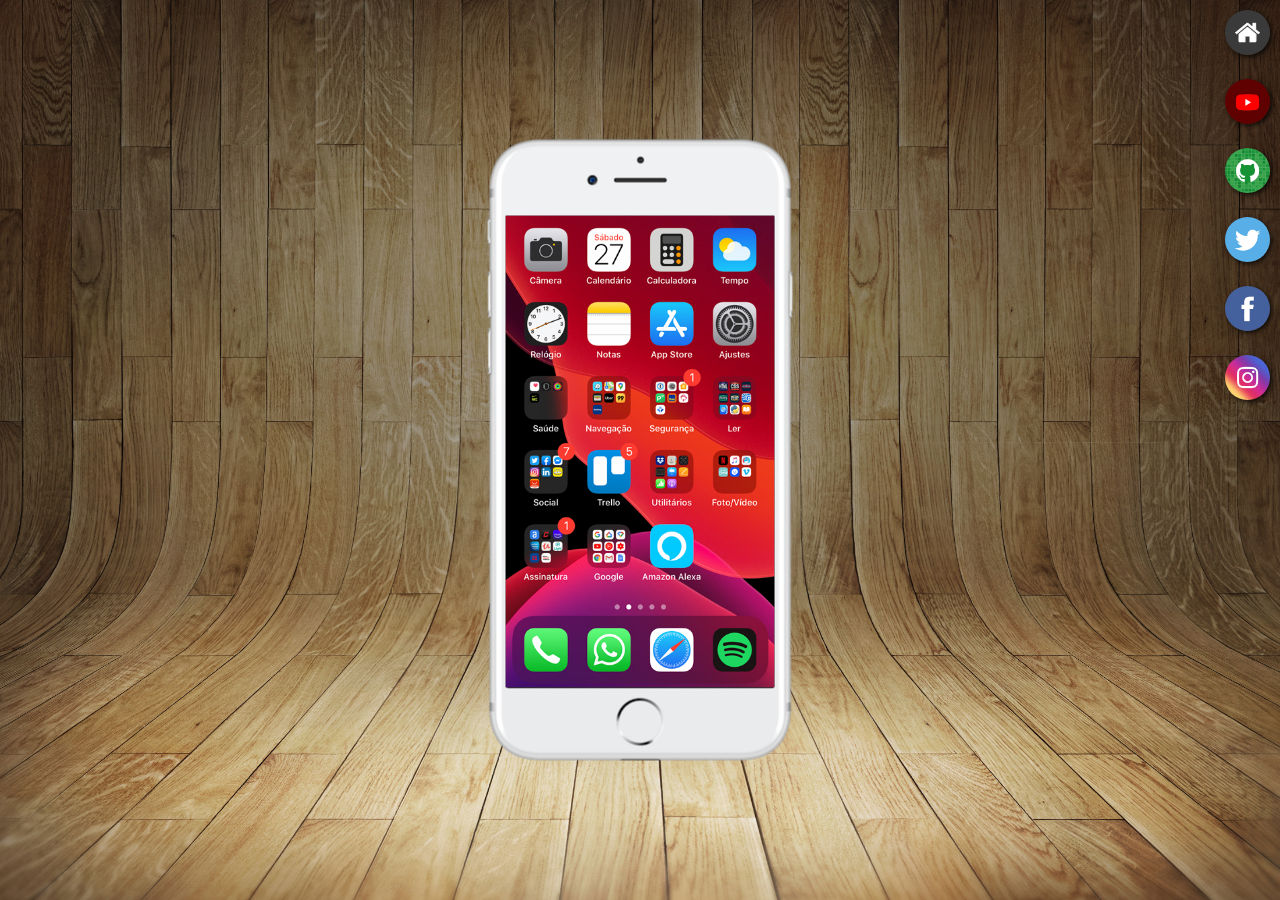
<file: index.html>
<!DOCTYPE html>
<html lang="pt-br">

<head>
    <meta charset="UTF-8">
    <meta http-equiv="X-UA-Compatible" content="IE=edge">
    <meta name="viewport" content="width=device-width, initial-scale=1.0">
    <link rel="stylesheet" href="Estilos/style.css">
    <link rel="shortcut icon" href="Piegas.ico" type="image/x-icon">
    <title>Projeto Social</title>
</head>

<body>
    <main>
        <section id="telefone">
            <iframe src="home.html" name="tela" id="tela" frameborder="0"></iframe>

        </section>
        <section id="redes">
            <a href="home.html" target="tela"><img src="imagens/logo-home.jpg" alt=""></a><br>
            <a href="youtube.html" target="tela"><img src="imagens/logo-youtube.jpg" alt=""></a><br>
            <a href="github.html" target="tela"><img src="imagens/logo-github.jpg" alt=""></a><br>
            <a href="Twitter.html" target="tela"><img src="imagens/logo-twitter.jpg" alt=""></a><br>
            <a href="face.html" target="tela"><img src="imagens/logo-facebook.jpg" alt=""></a><br>
            <a href="insta.html" target="tela"><img src="imagens/logo-instagram.jpg" alt=""></a><br>





        </section>

    </main>


</body>

</html>
</file>
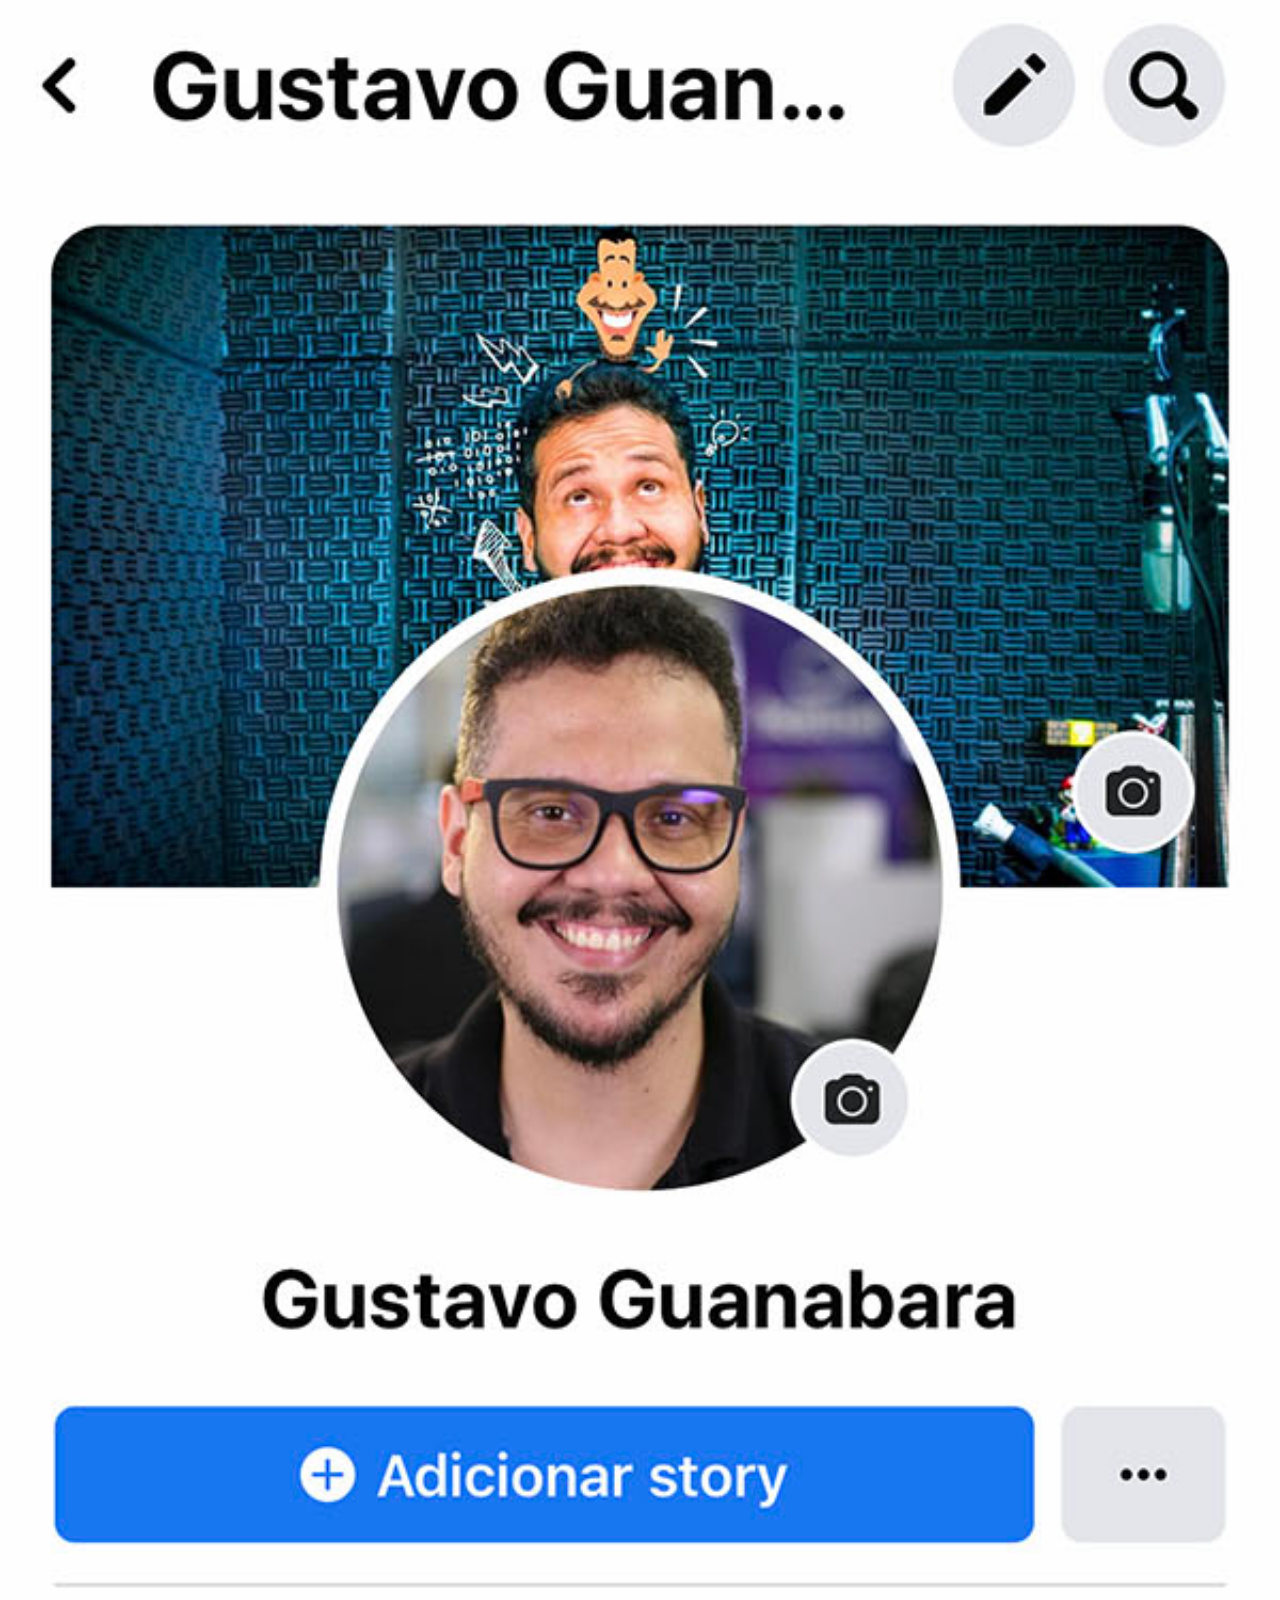
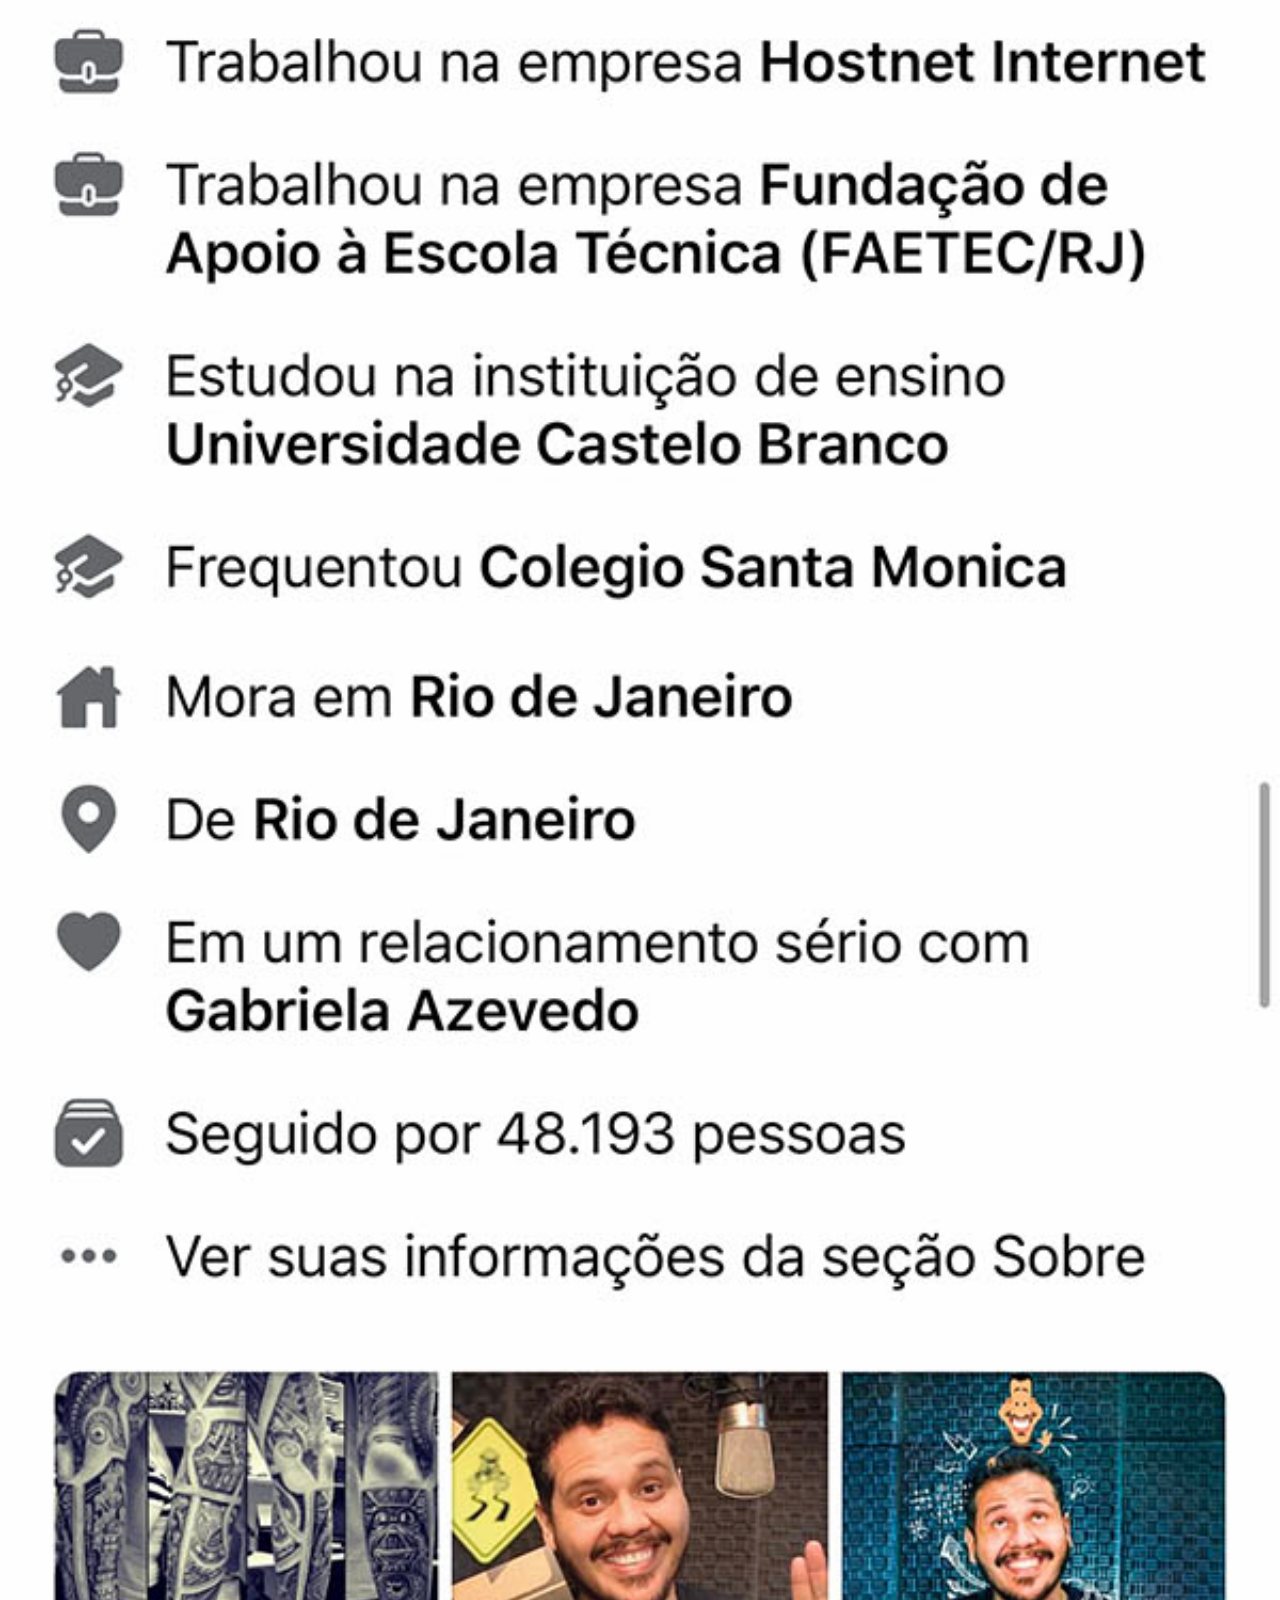
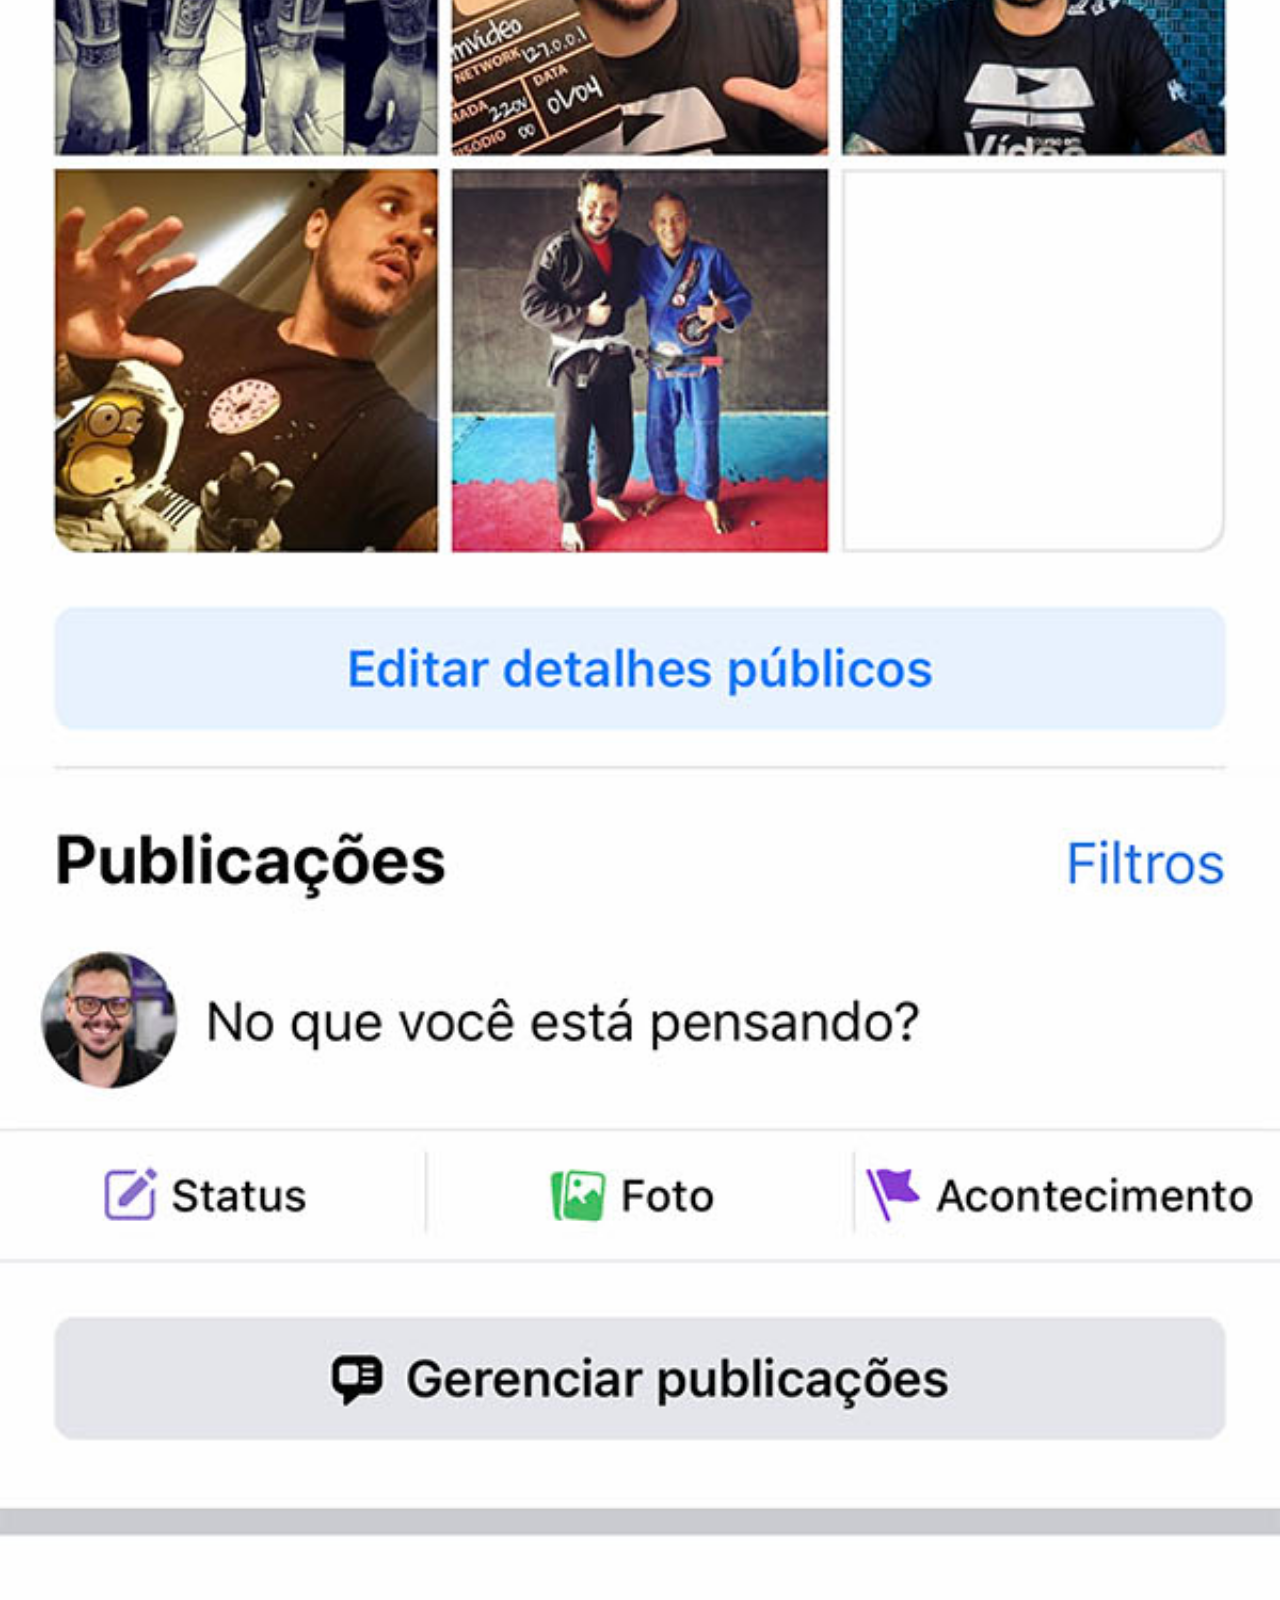
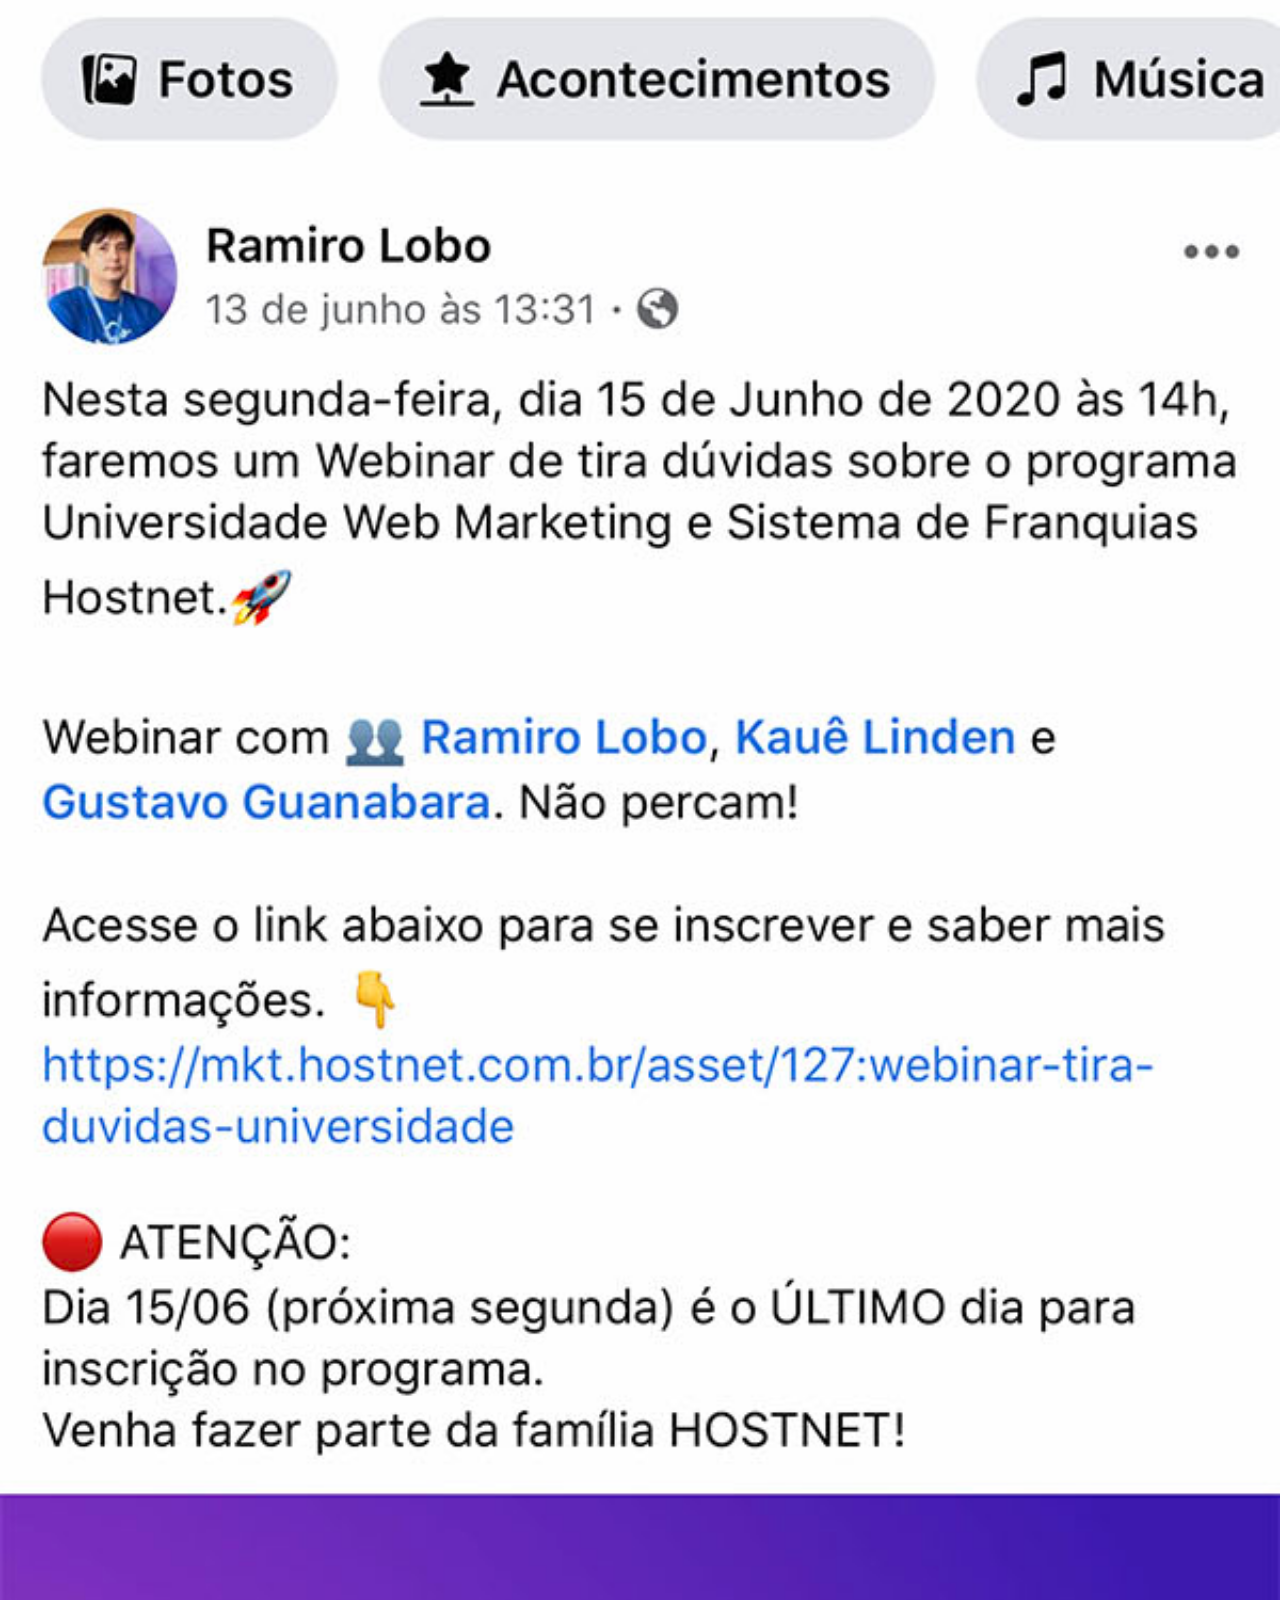
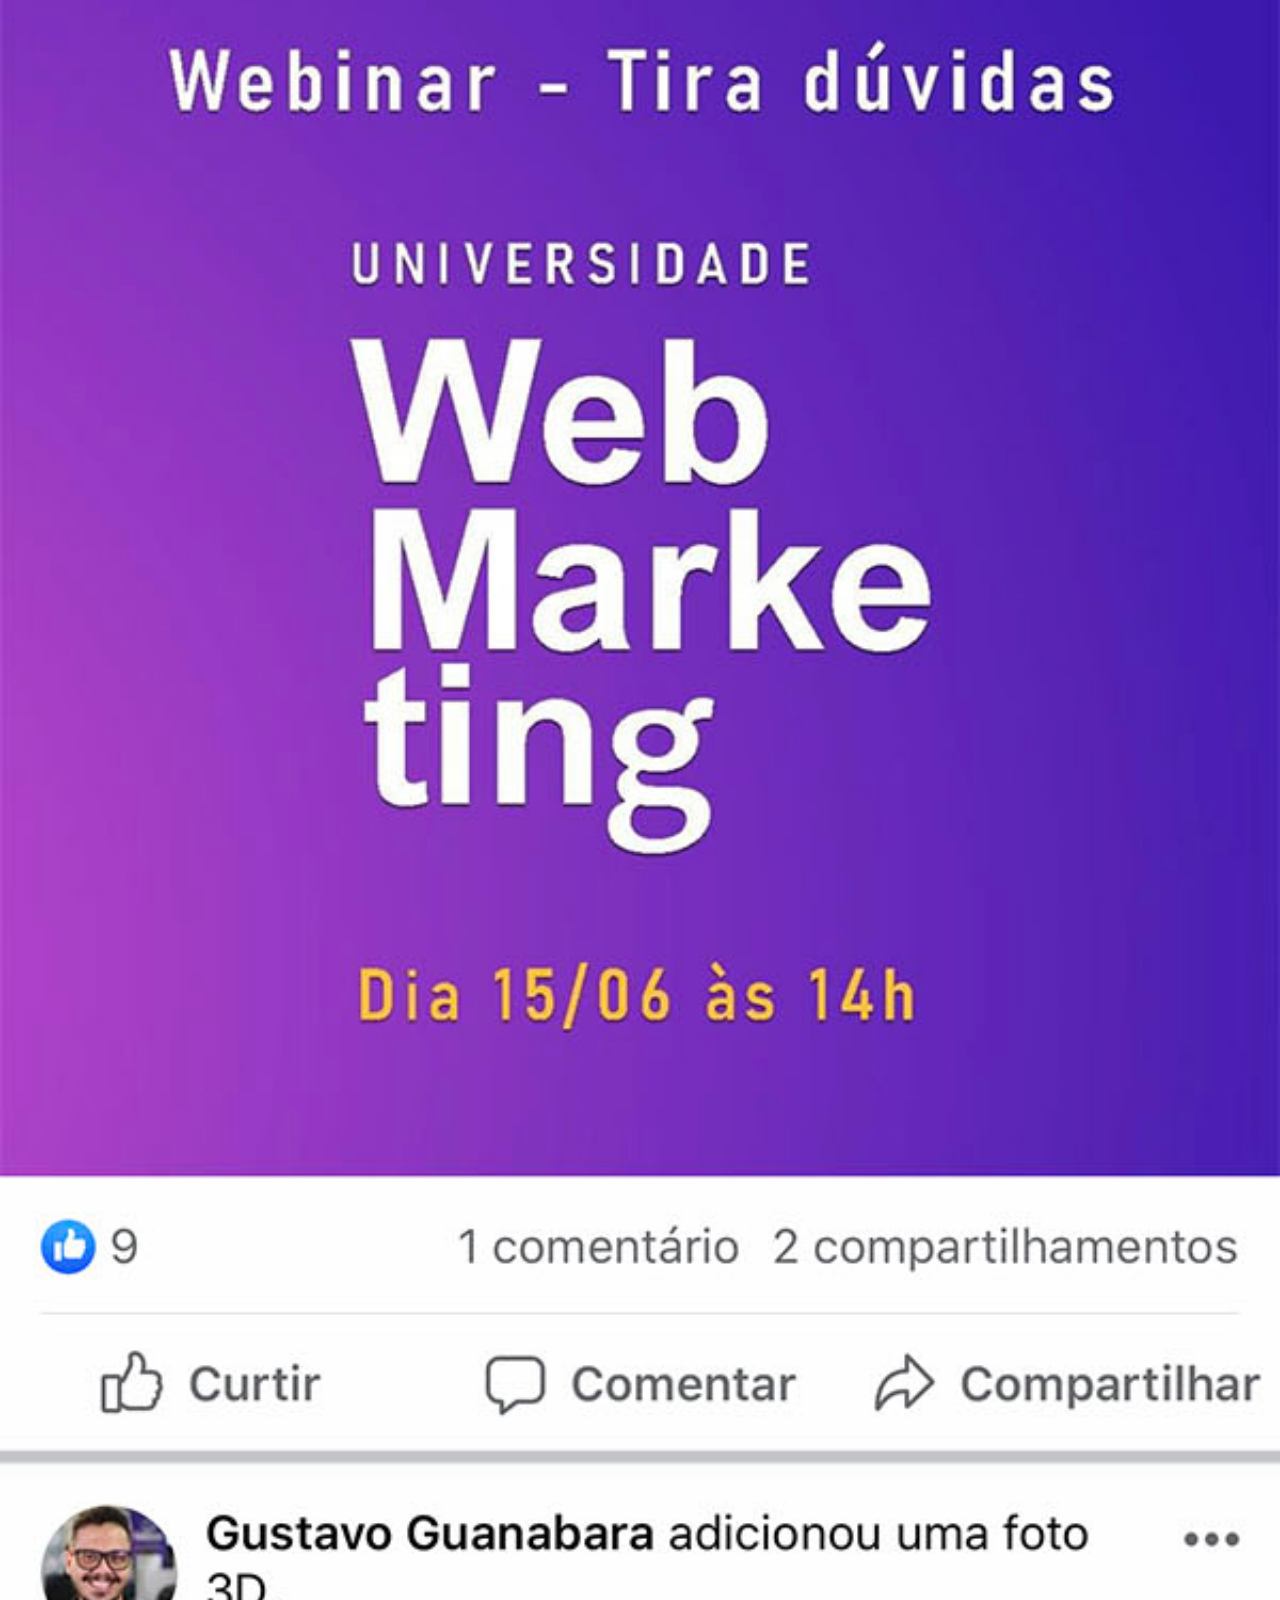
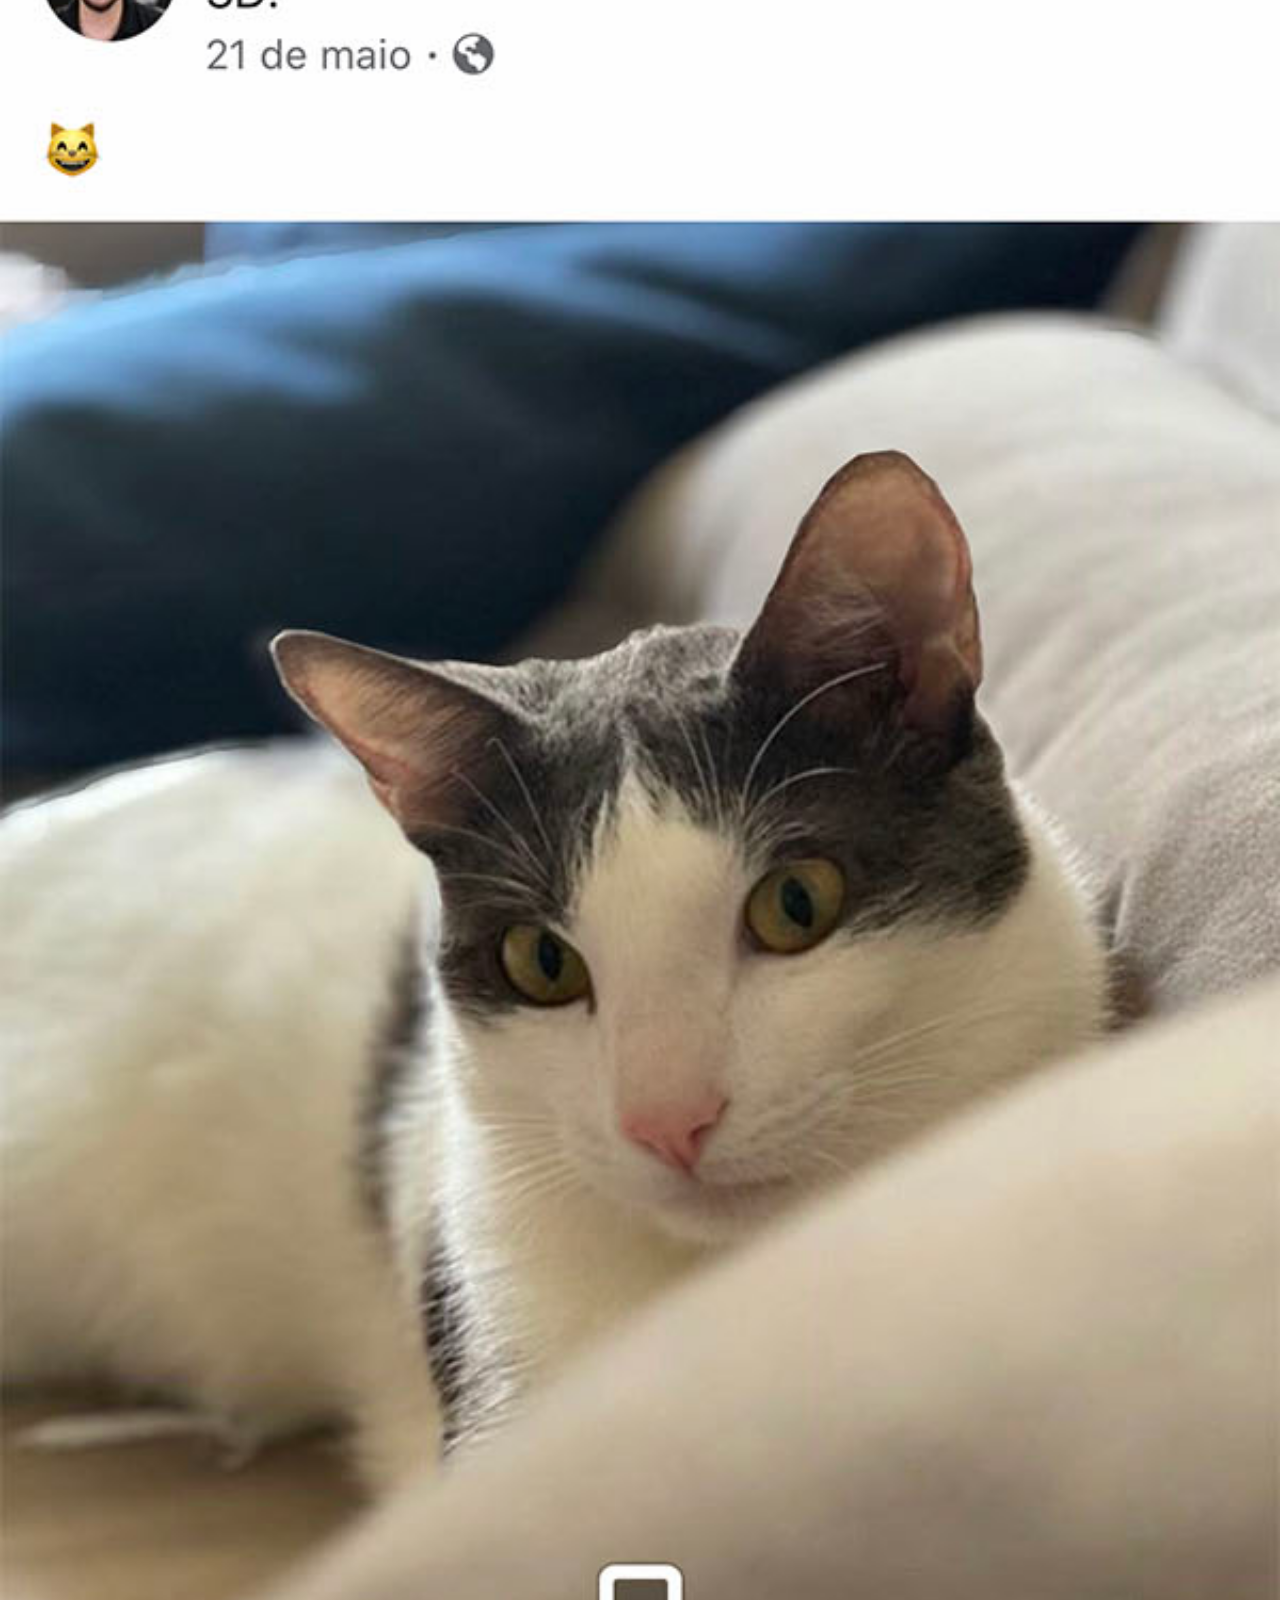
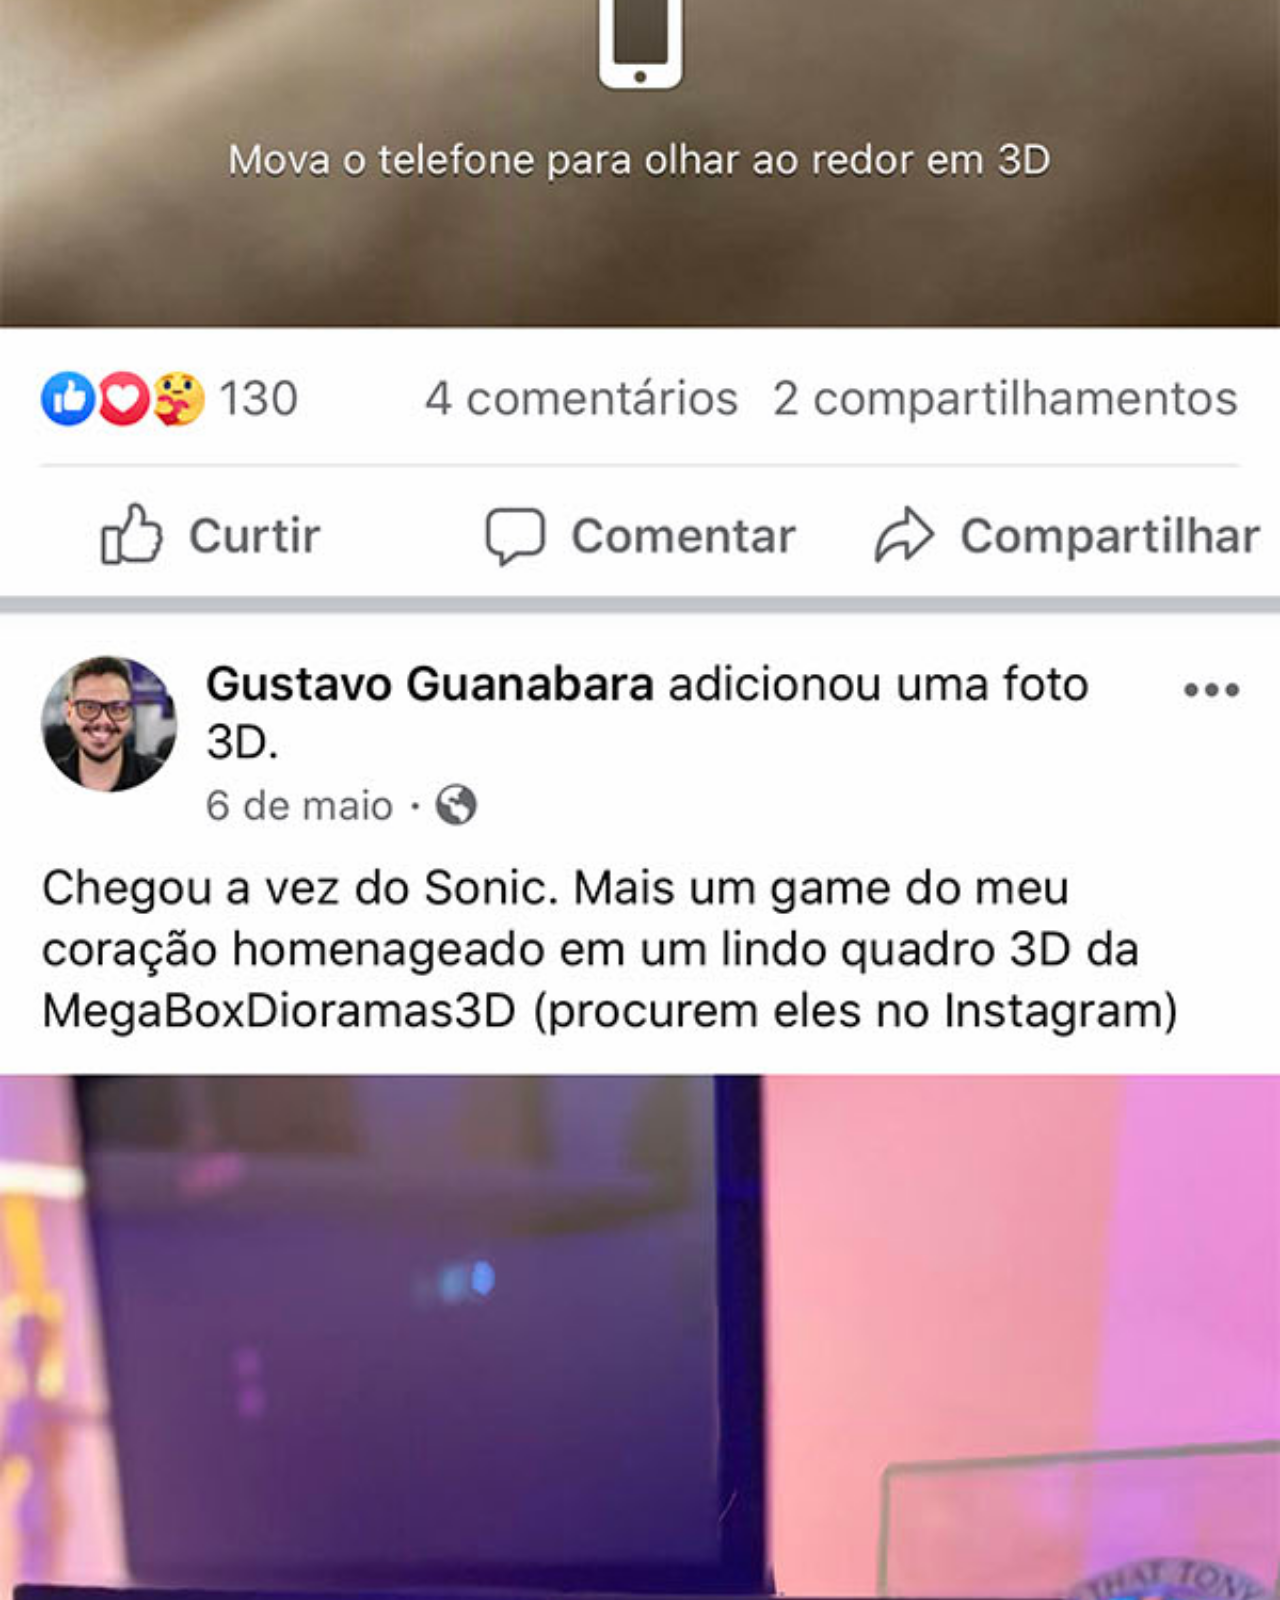
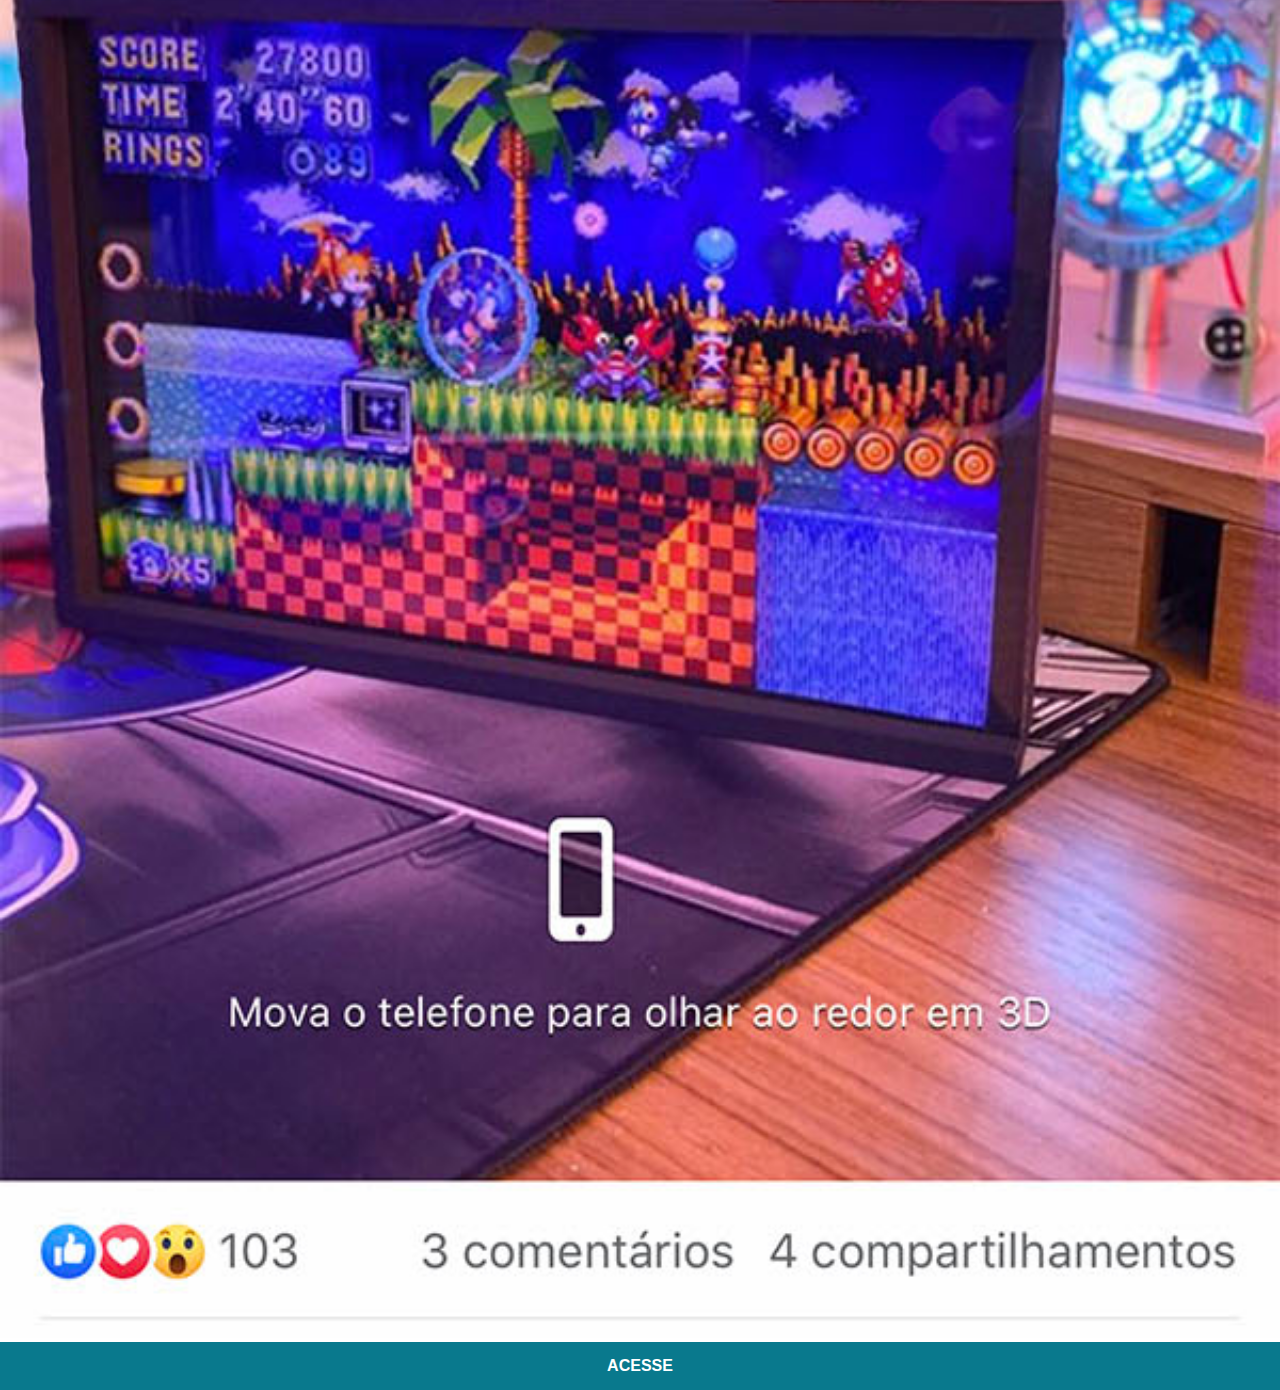
<file: face.html>
<!DOCTYPE html>
<html lang="pt-br">

<head>
    <meta charset="UTF-8">
    <meta http-equiv="X-UA-Compatible" content="IE=edge">
    <meta name="viewport" content="width=device-width, initial-scale=1.0">
    <link rel="stylesheet" href="Estilos/social.css">
    <title>Facebook</title>
</head>

<body>
    <img src="imagens/tela-facebook.jpg" alt="">
    <a href="https://www.facebook.com" target="_blank">ACESSE</a>
</body>

</html>
</file>
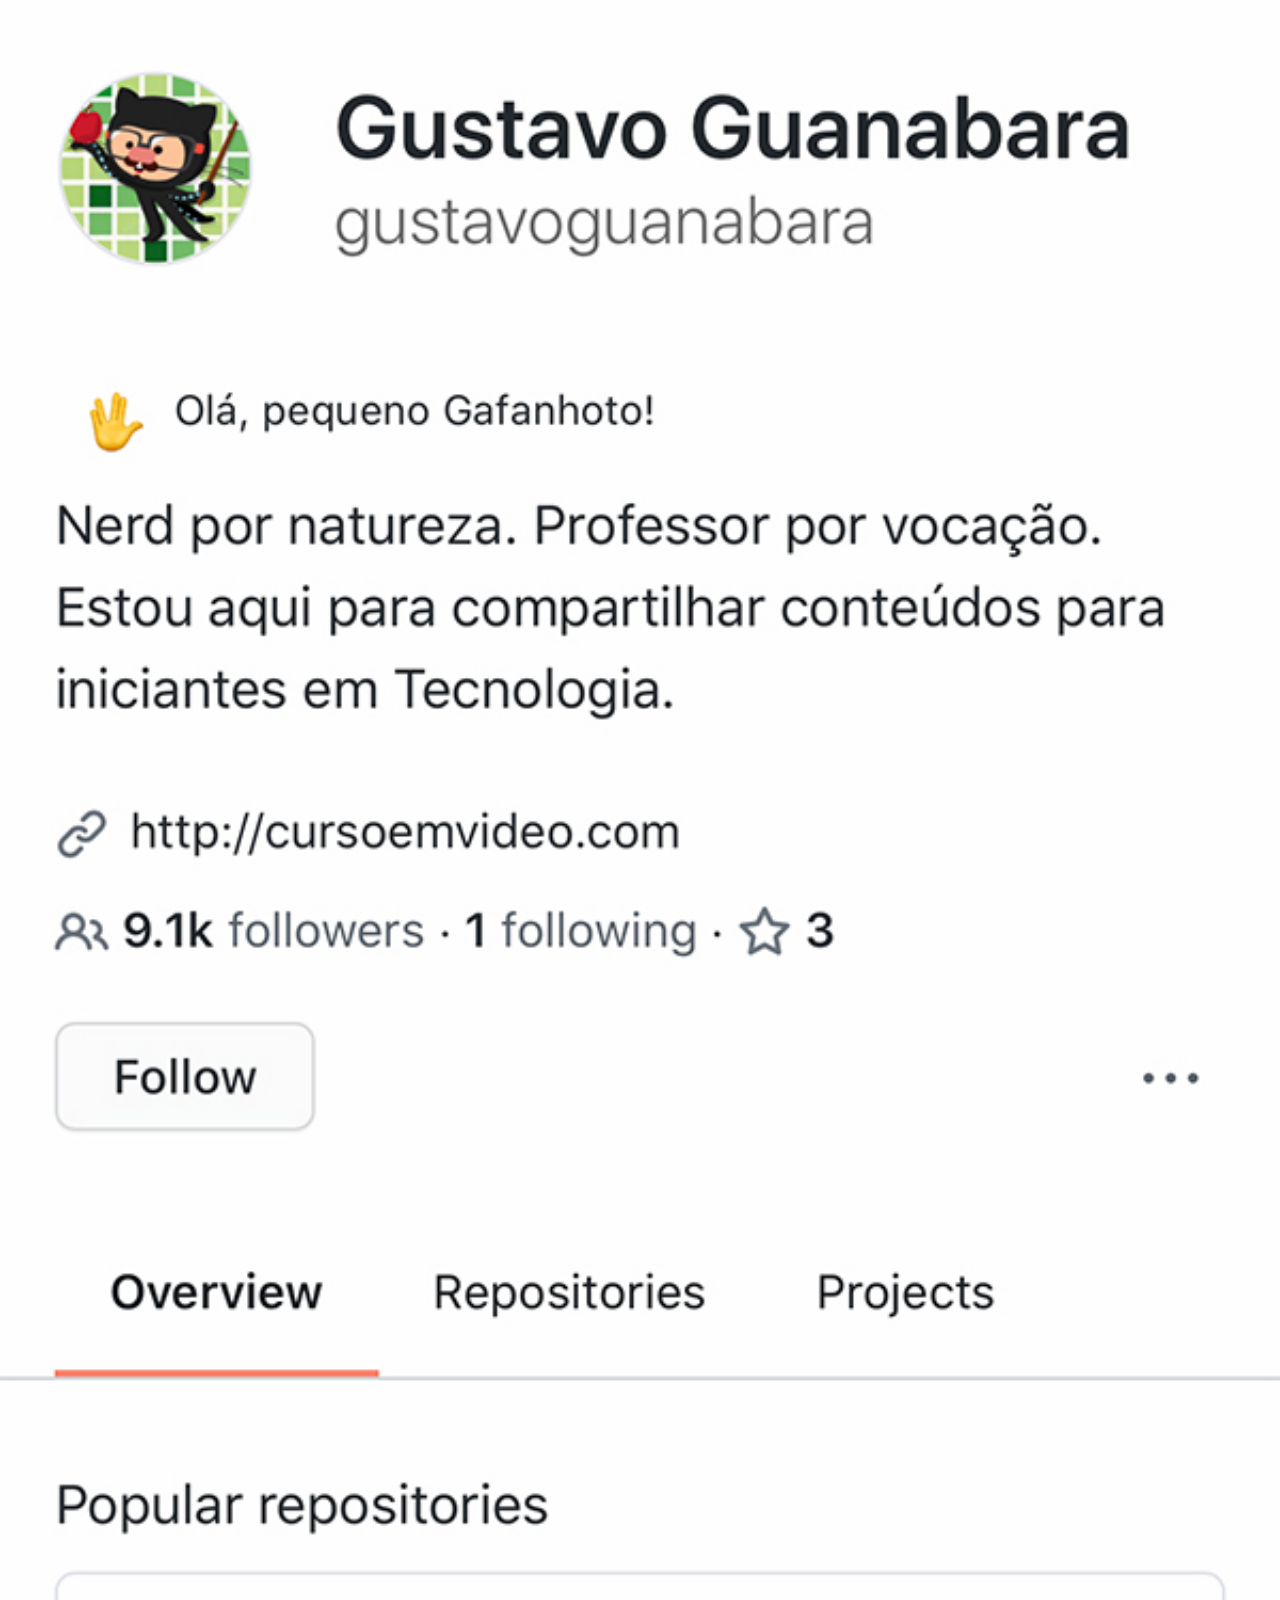
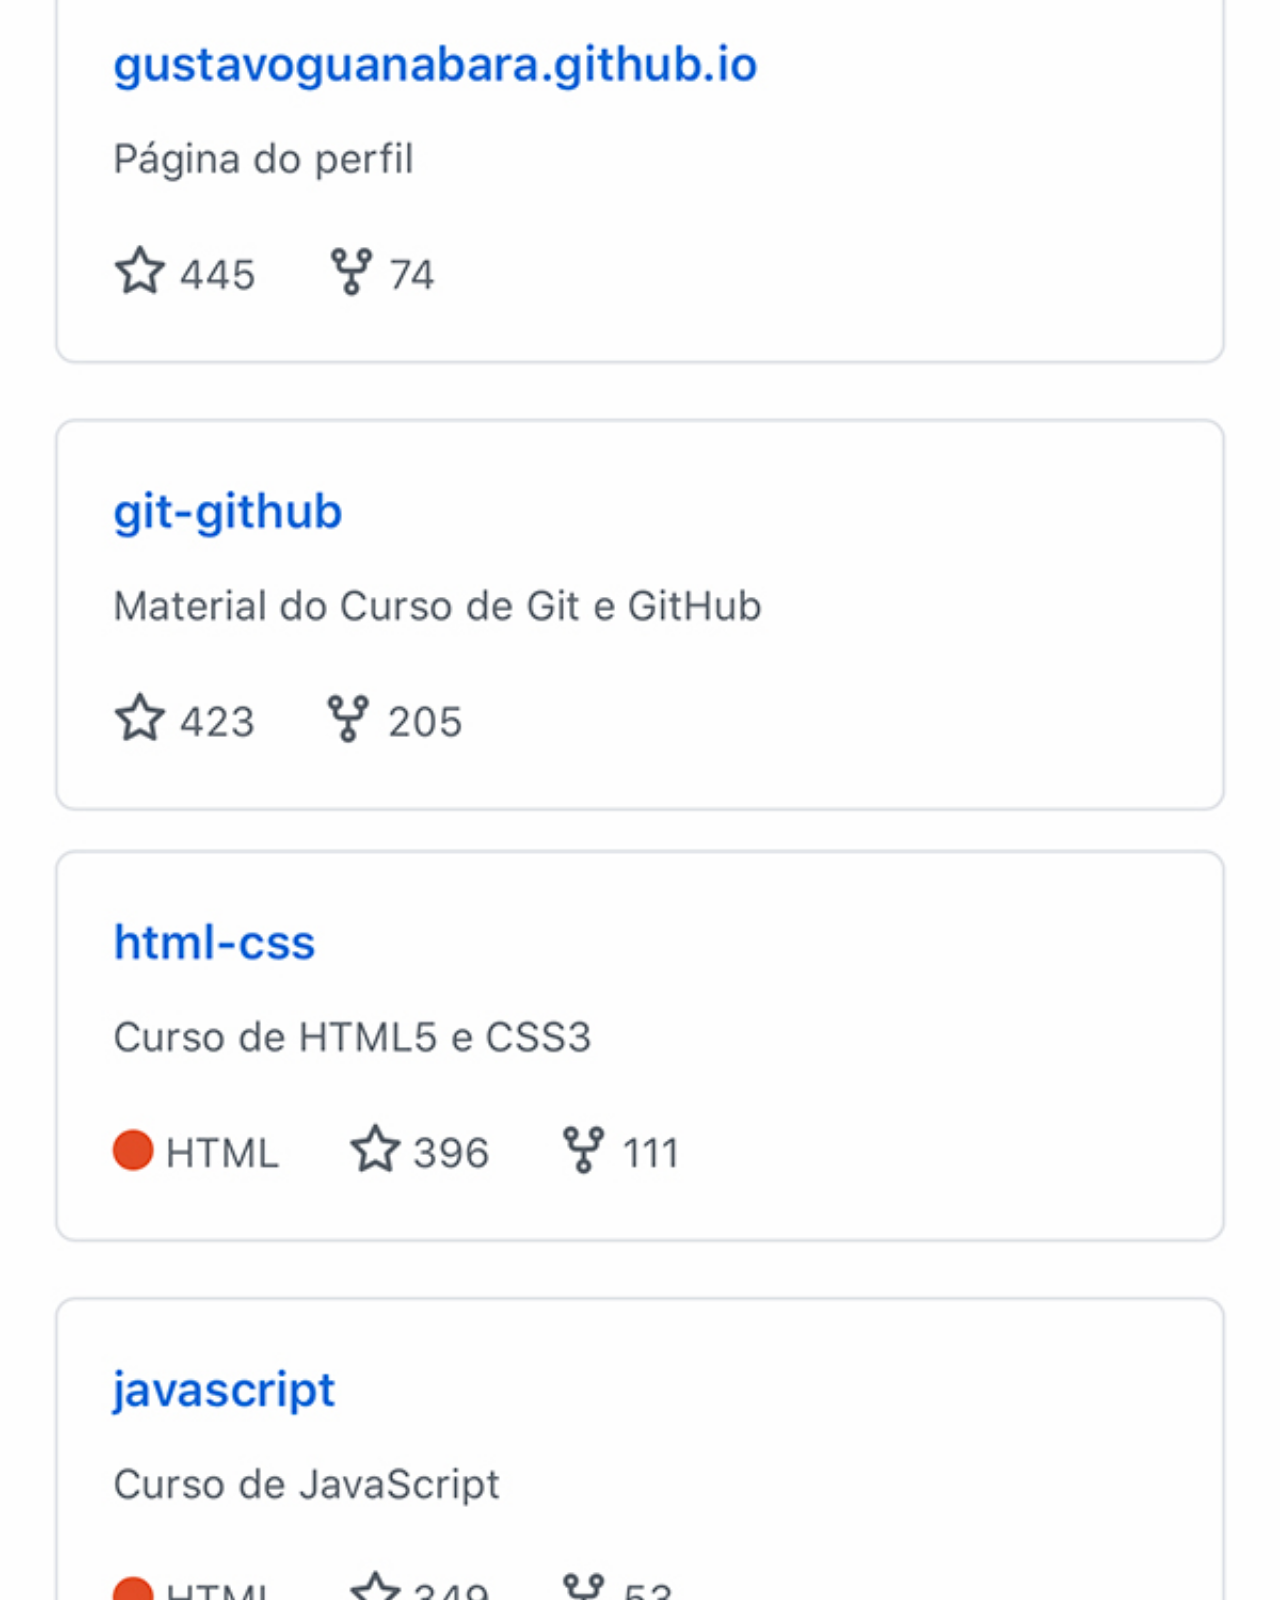
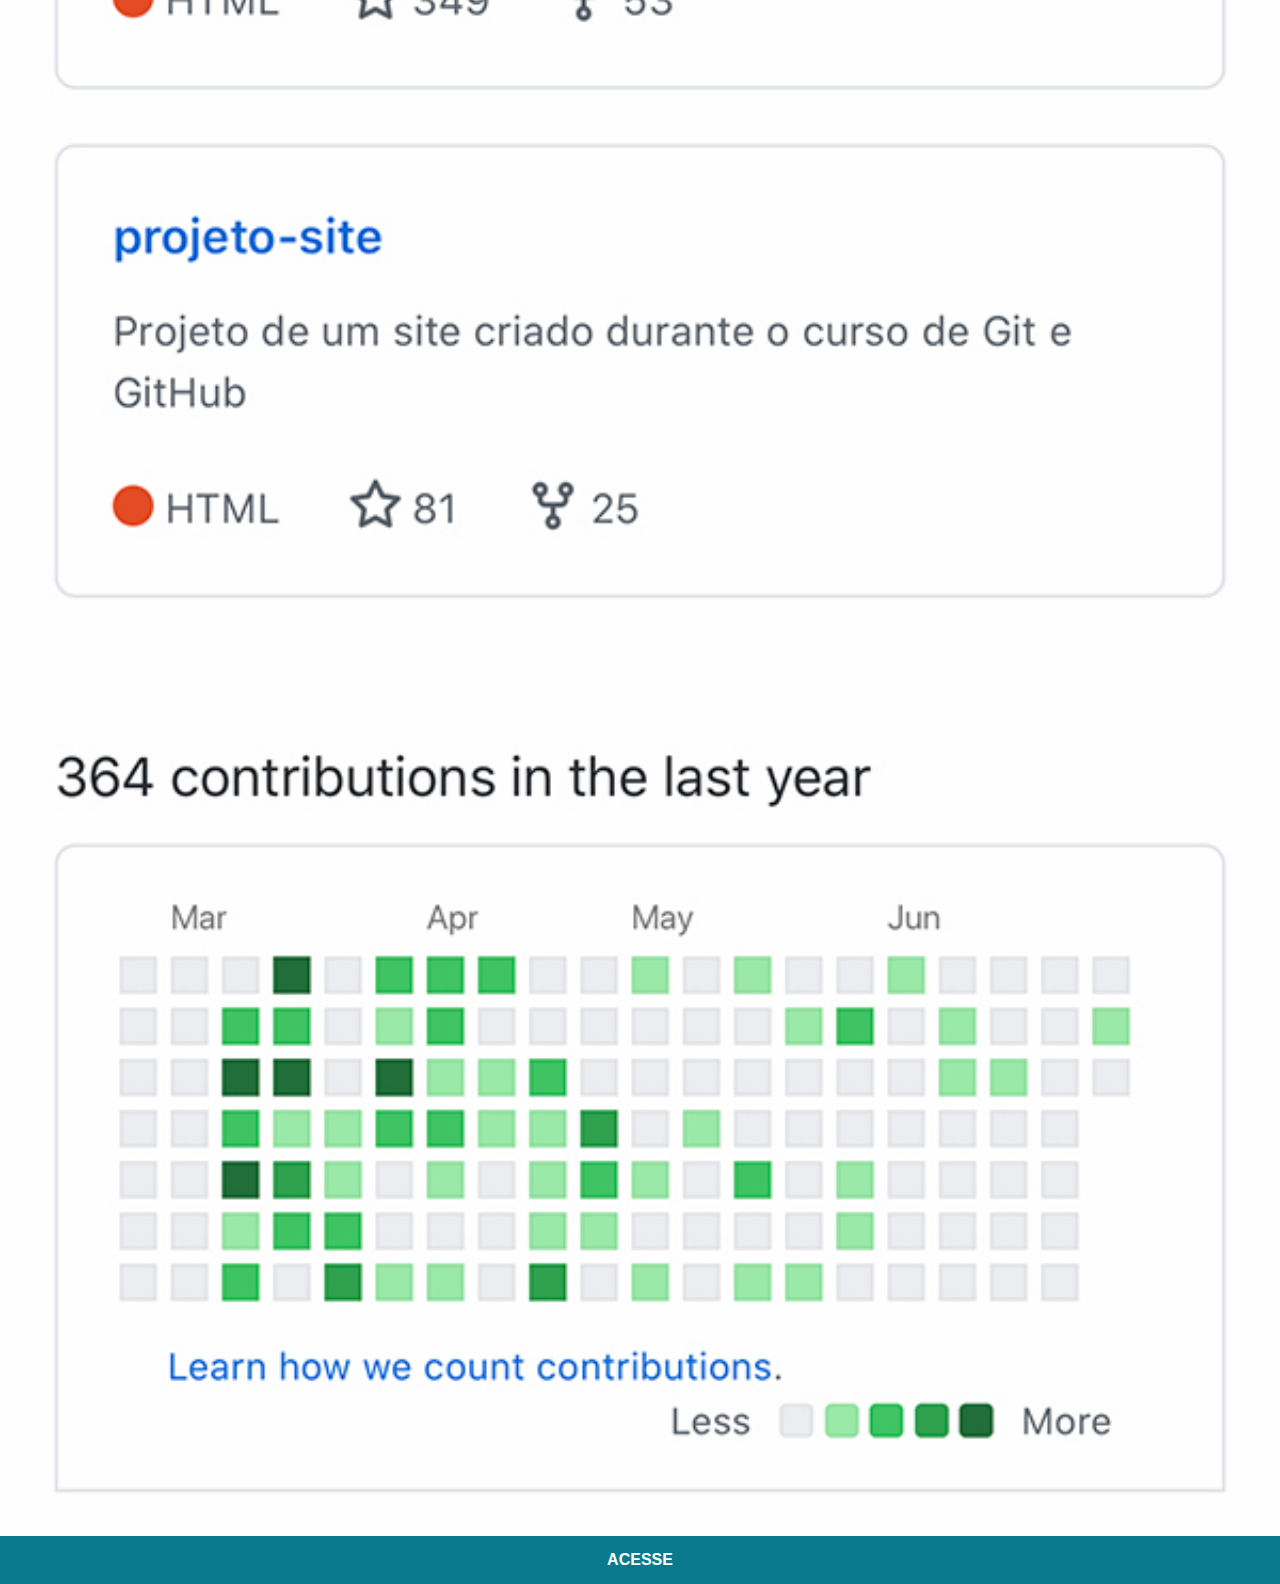
<file: github.html>
<!DOCTYPE html>
<html lang="pt-br">

<head>
    <meta charset="UTF-8">
    <meta http-equiv="X-UA-Compatible" content="IE=edge">
    <meta name="viewport" content="width=device-width, initial-scale=1.0">
    <link rel="stylesheet" href="Estilos/social.css">
    <title>Github</title>
</head>

<body>
    <img src="imagens/tela-github.jpg" alt="">
    <a href="https://github.com/Eduardoszferreira">ACESSE</a>

</body>

</html>
</file>
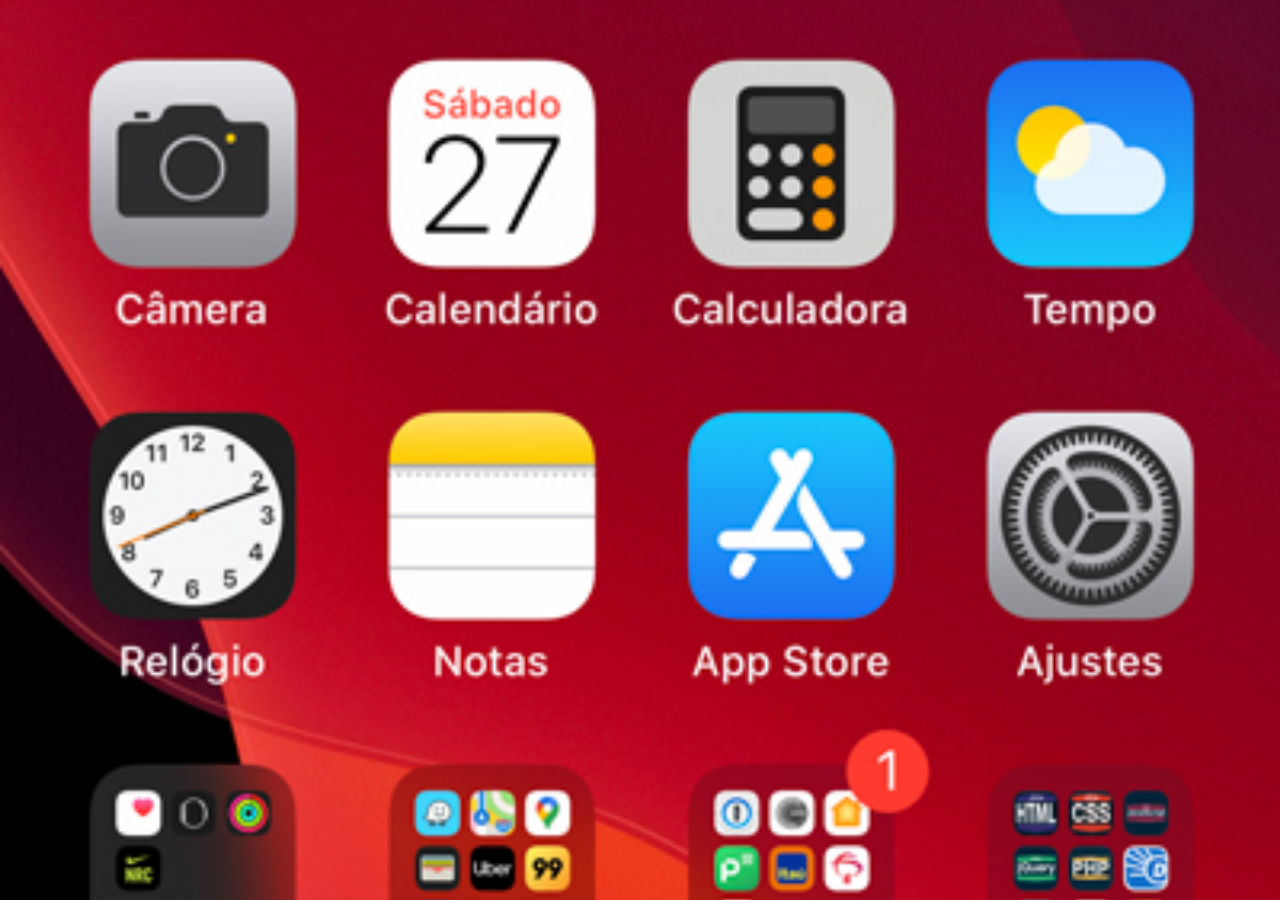
<file: home.html>
<!DOCTYPE html>
<html lang="pt-br">

<head>
    <meta charset="UTF-8">
    <meta http-equiv="X-UA-Compatible" content="IE=edge">
    <meta name="viewport" content="width=device-width, initial-scale=1.0">
    <title>Home</title>
</head>
<style>
    * {
        margin: 0px;
        padding: 0px;
    }

    body {
        height: 100vh;
        width: 100vw;
        background-color: black;
        background-image: url(imagens/tela-home.jpg);
        background-repeat: no-repeat;
        background-position: top center;
        background-size: cover;
    }
</style>

<body>

</body>

</html>
</file>
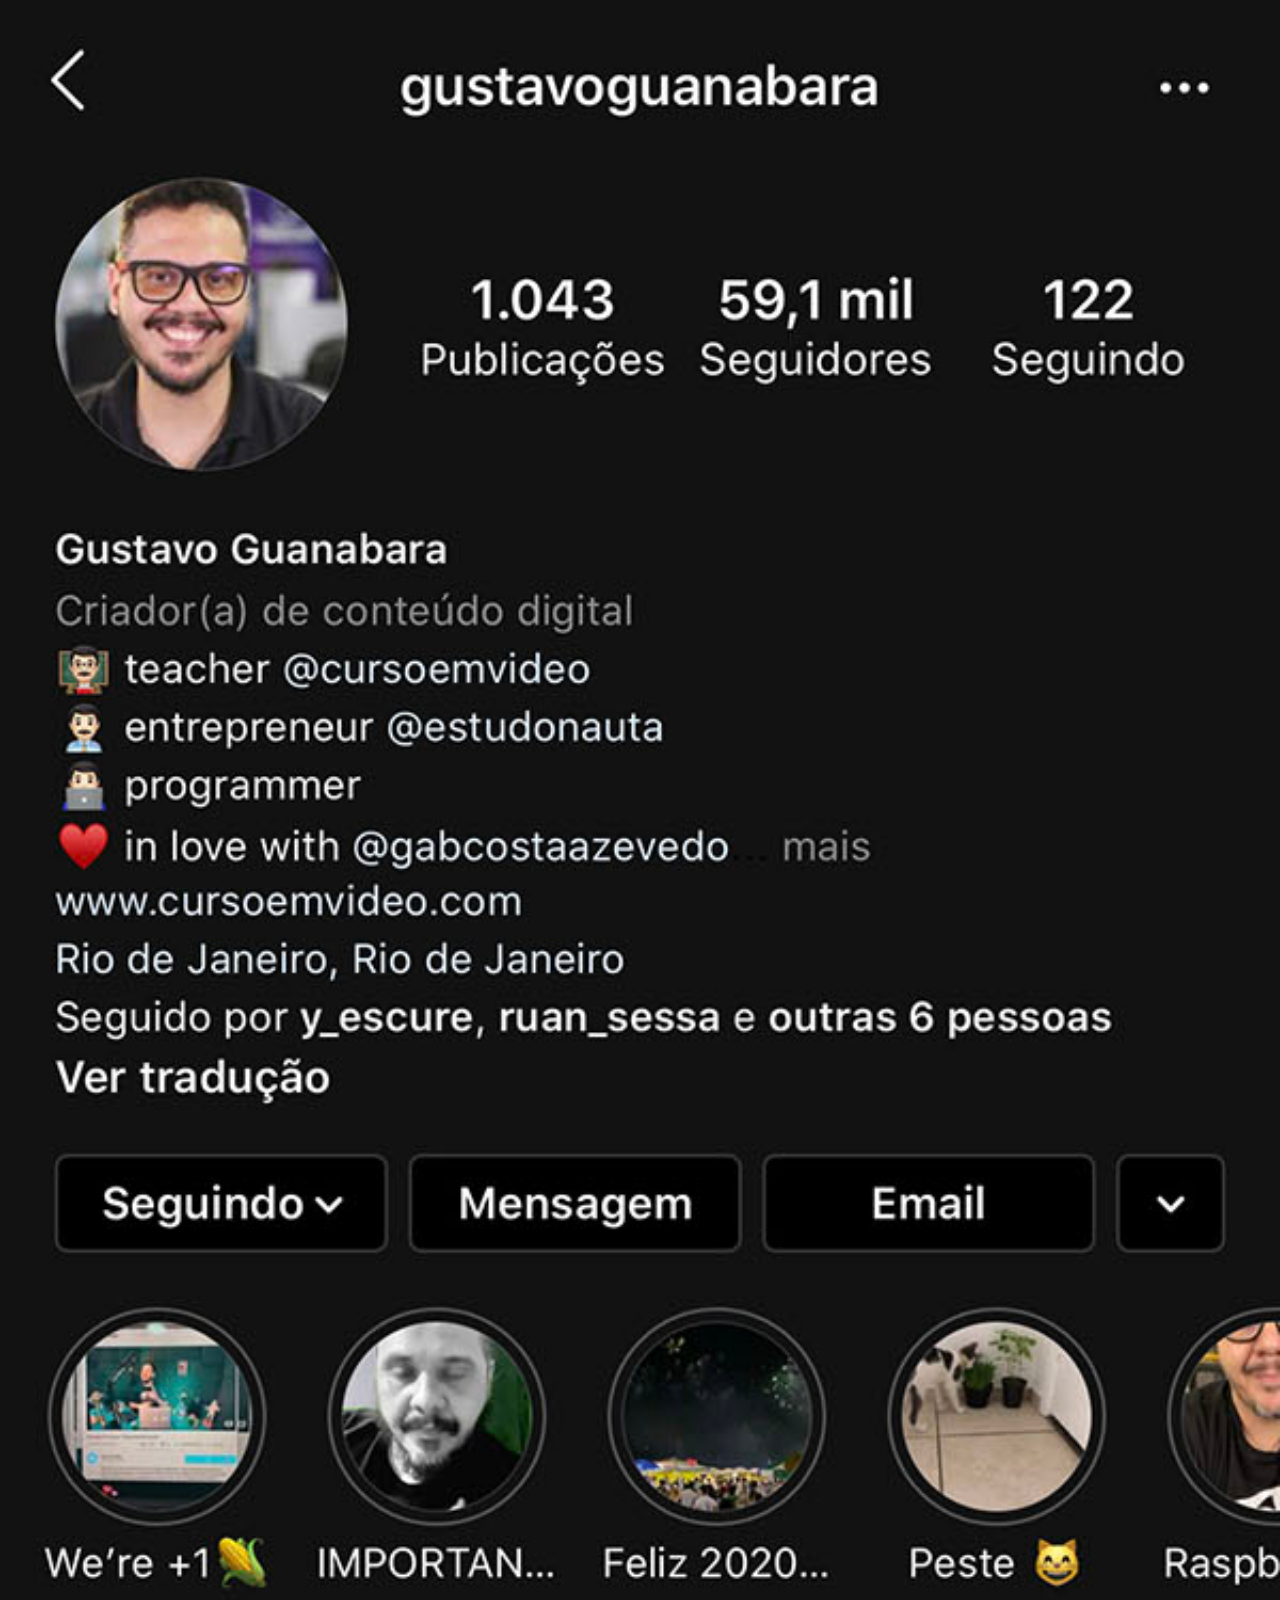
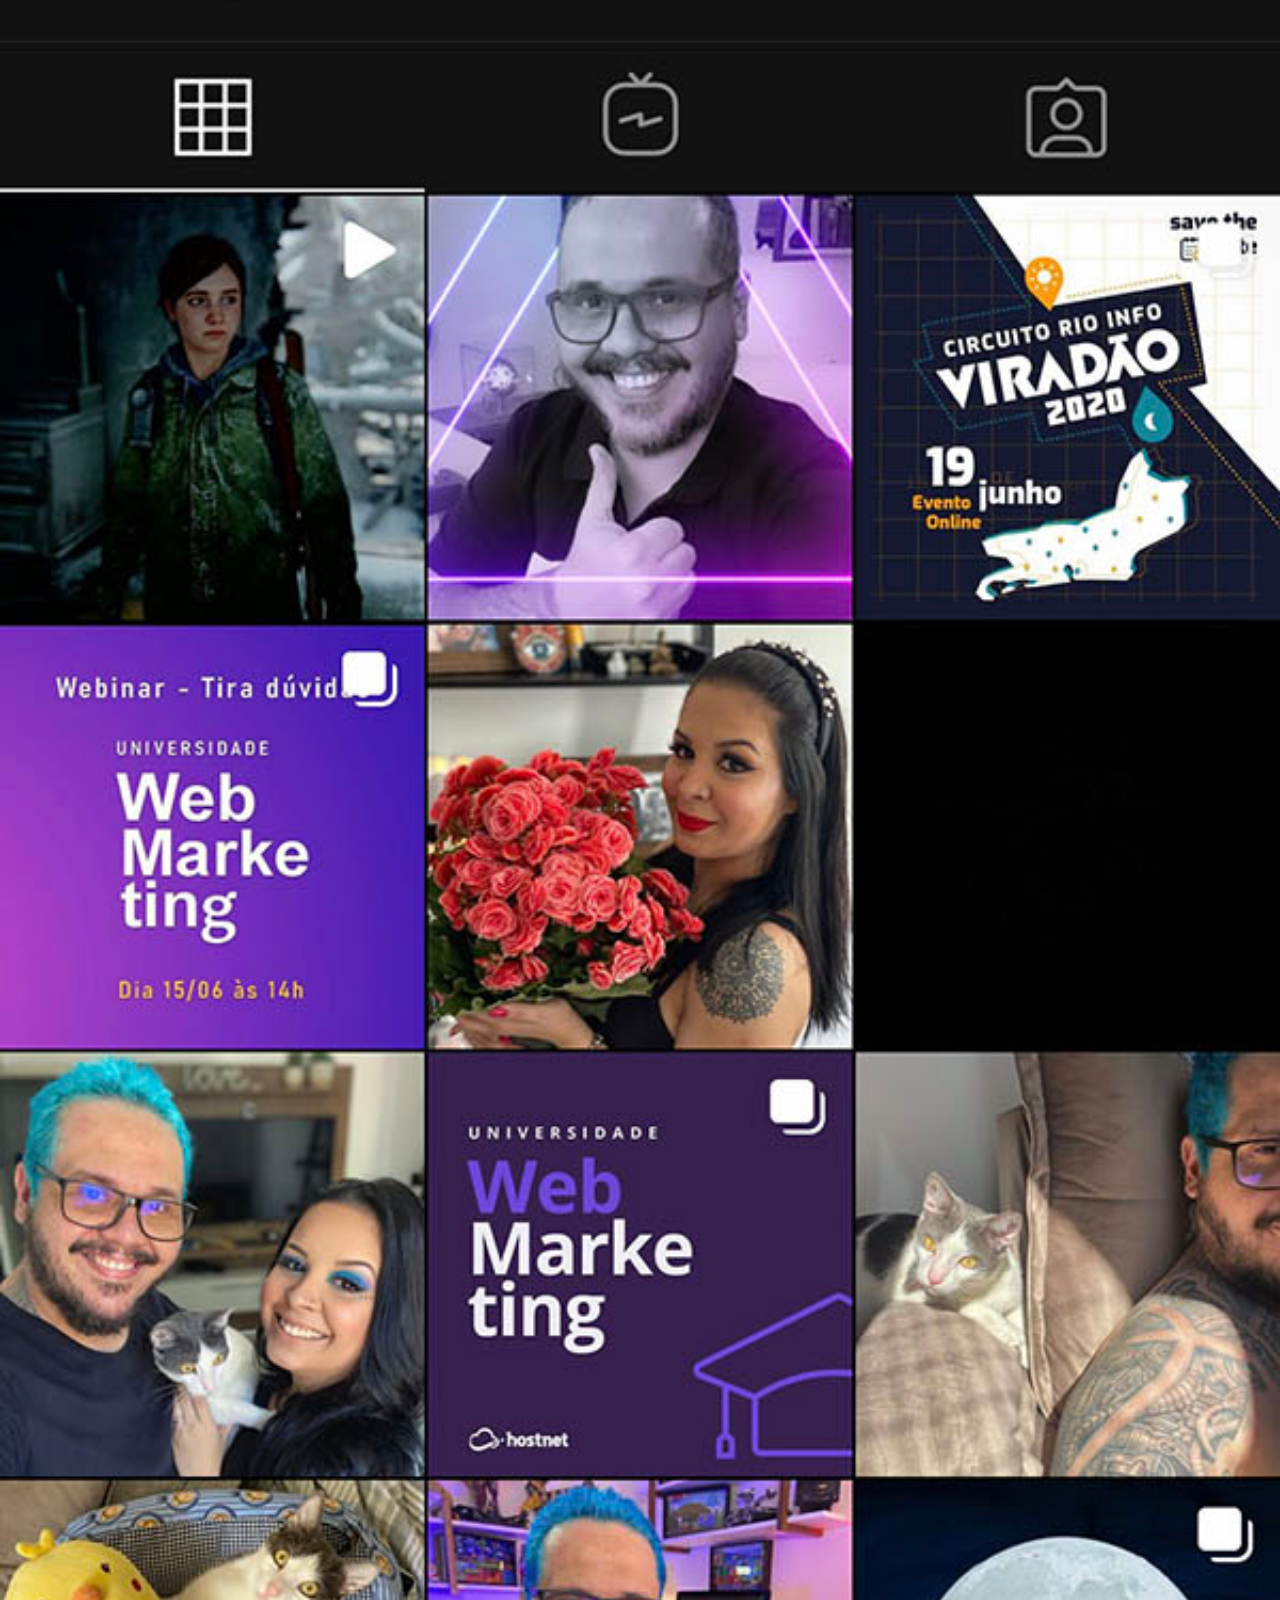
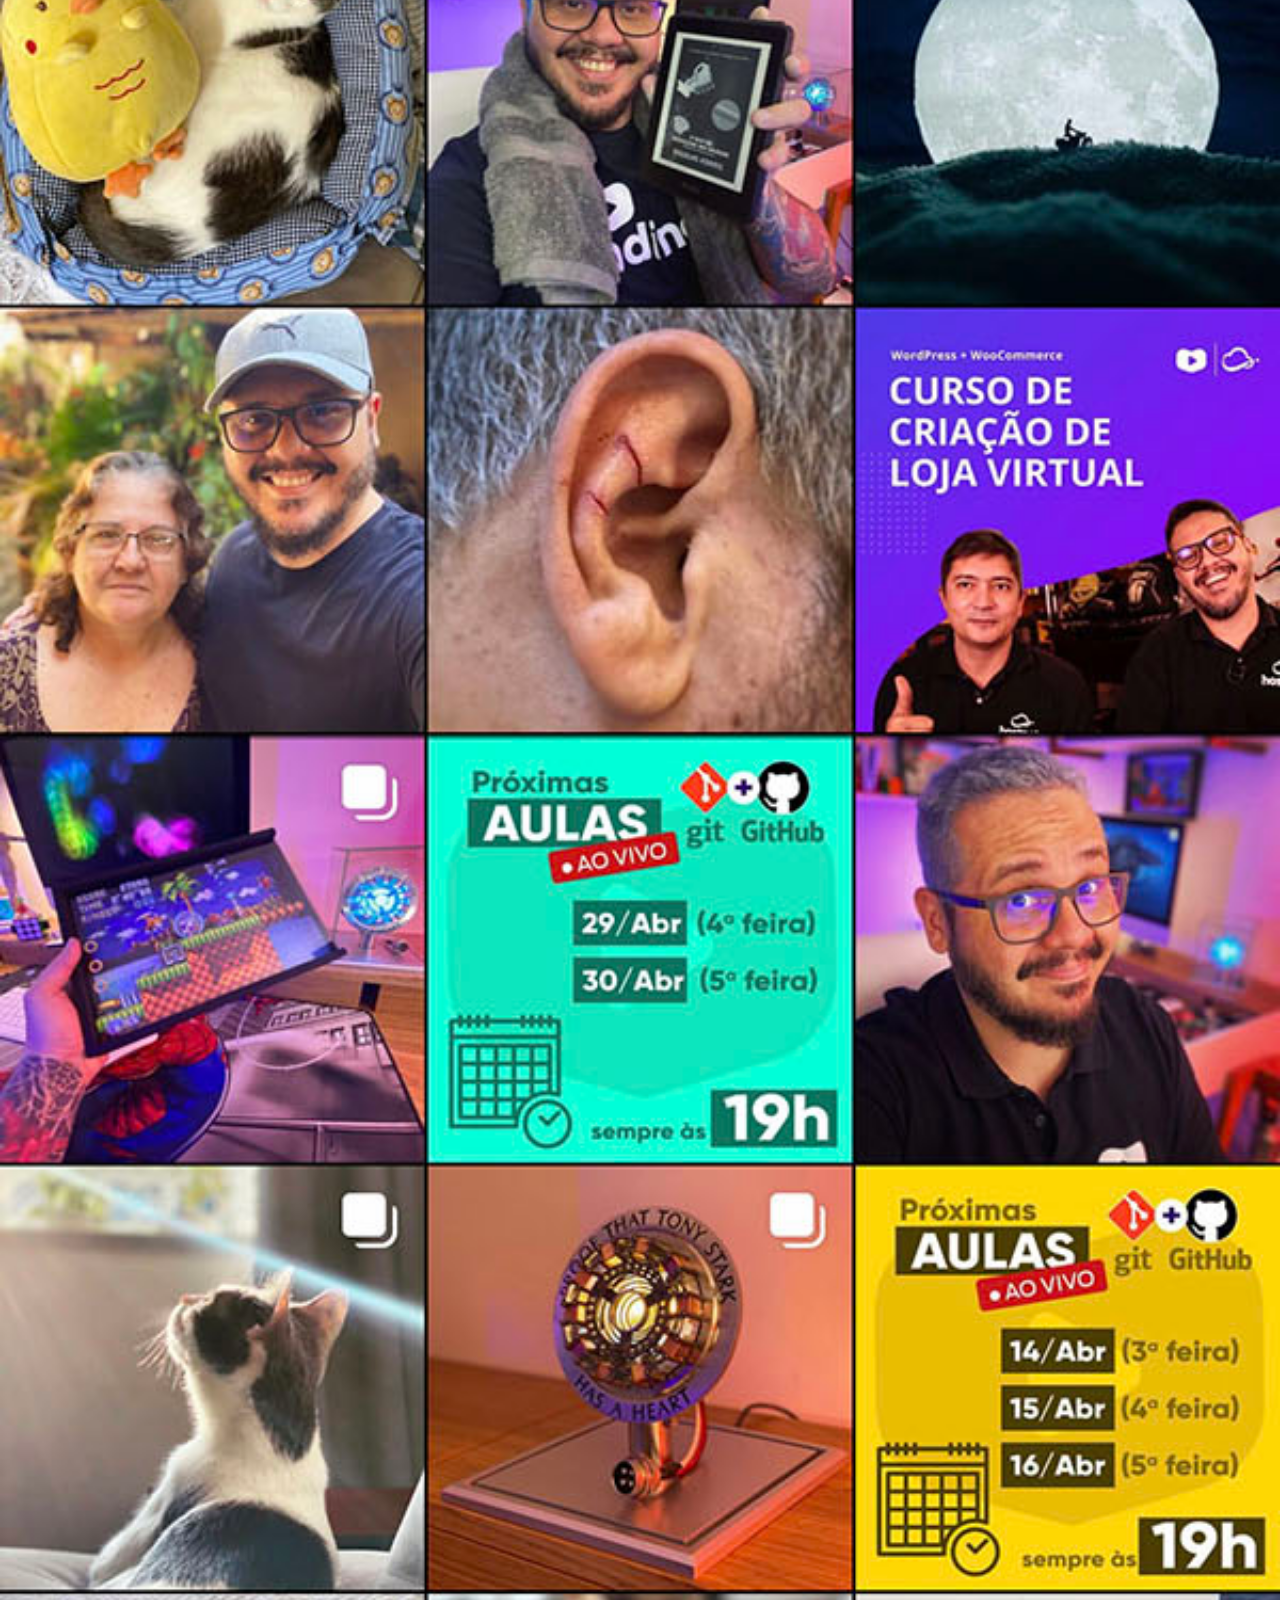
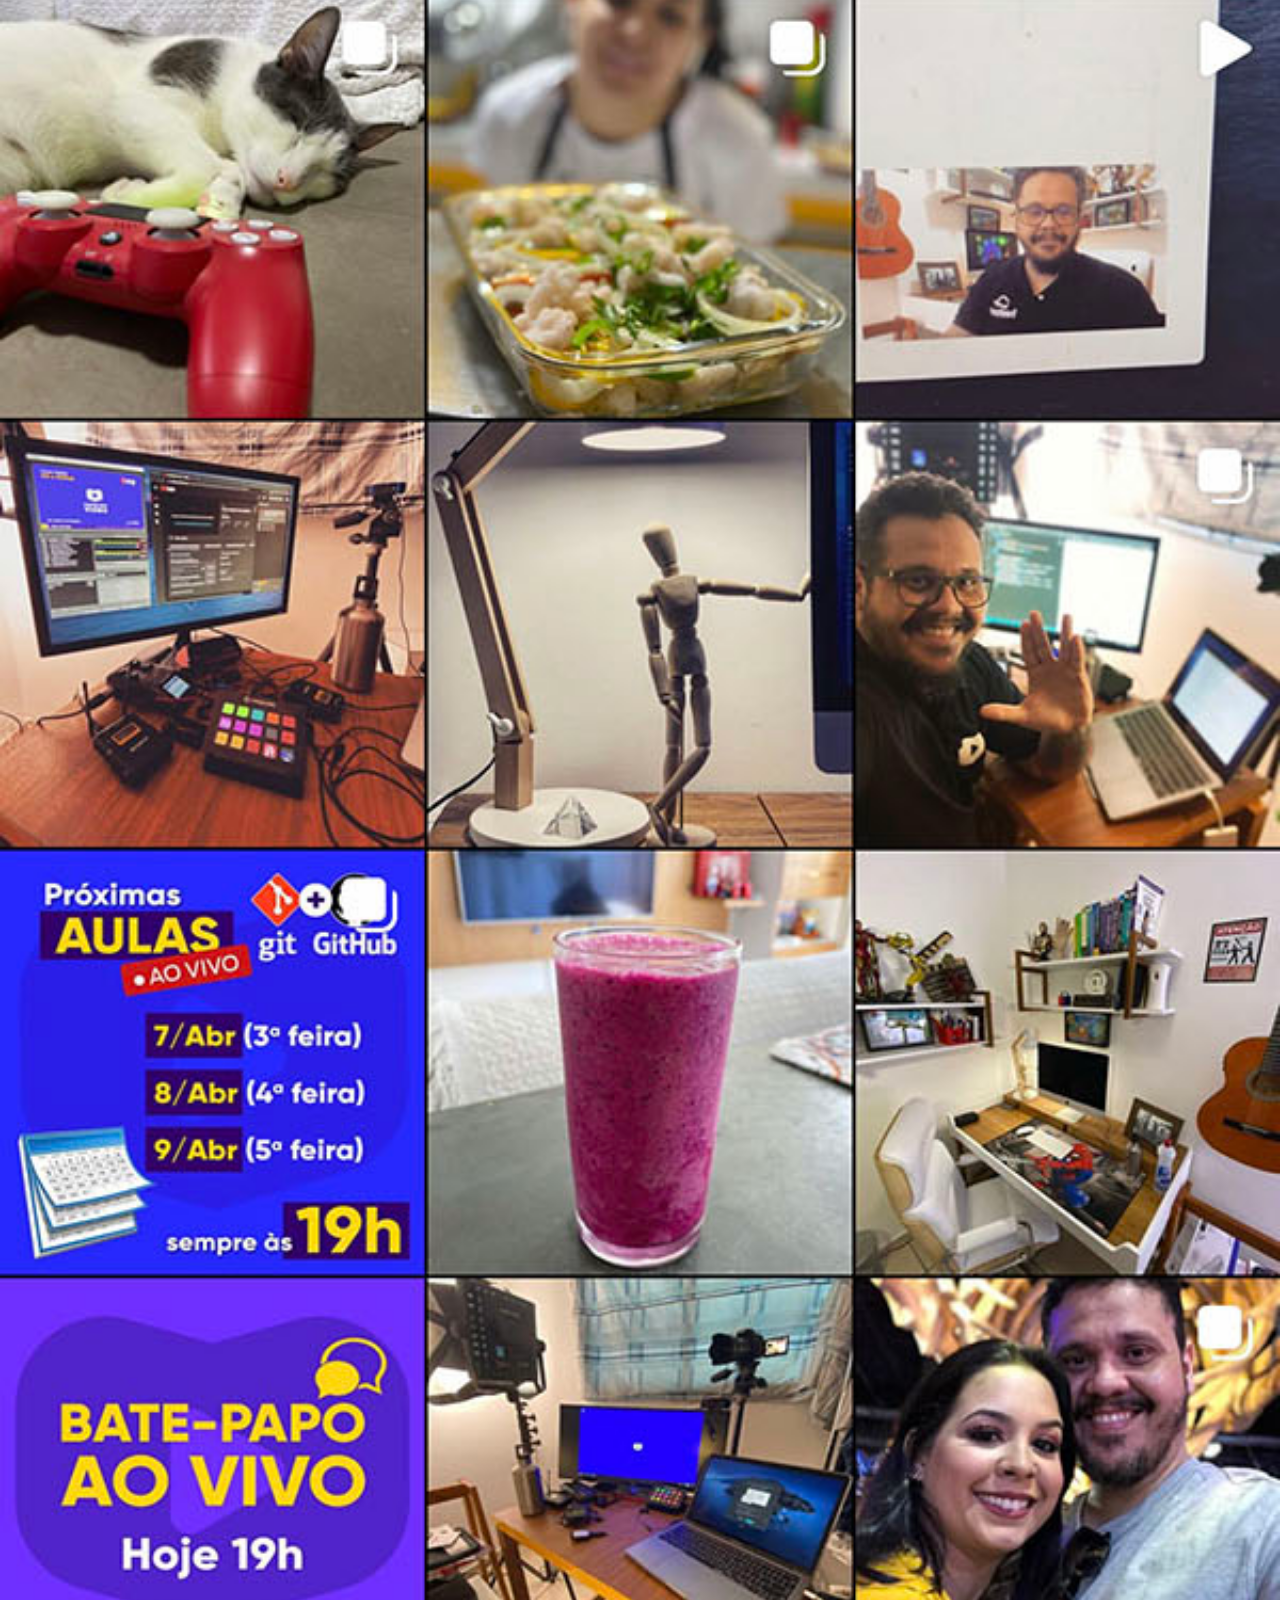
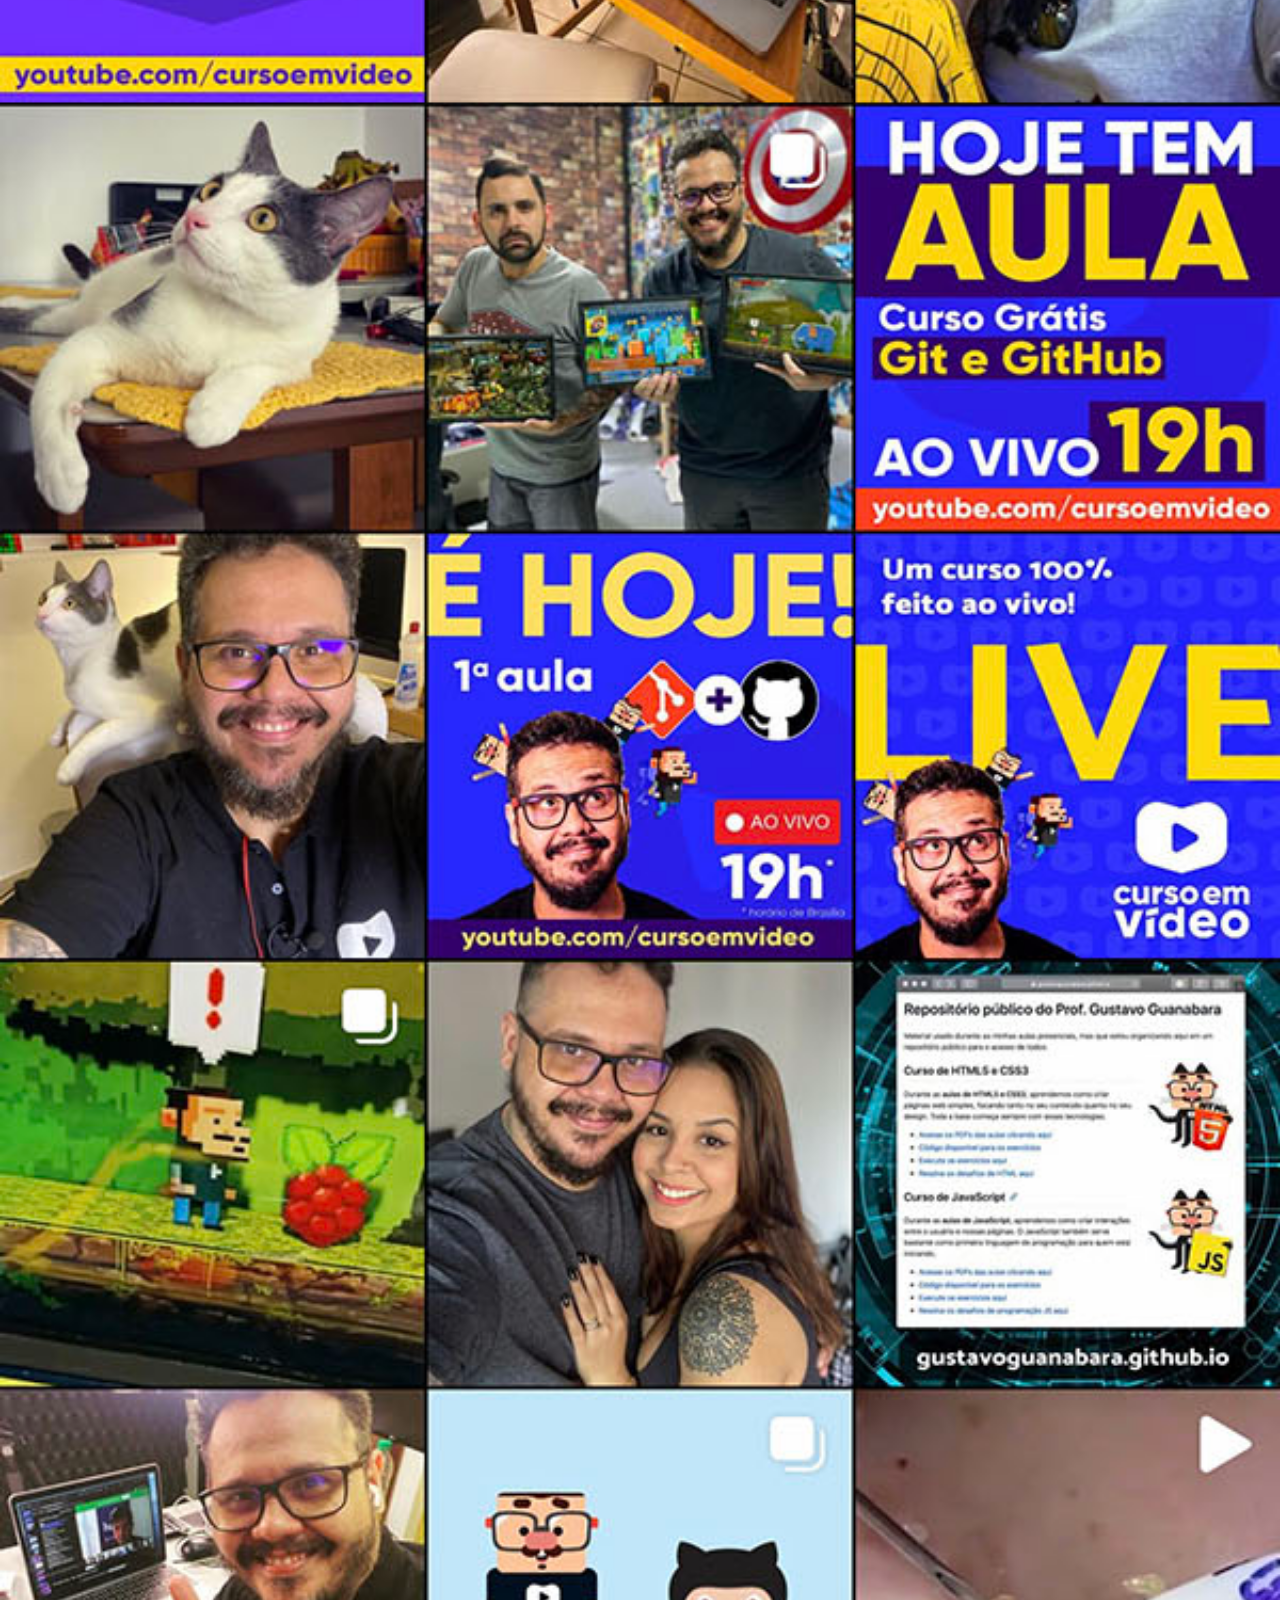
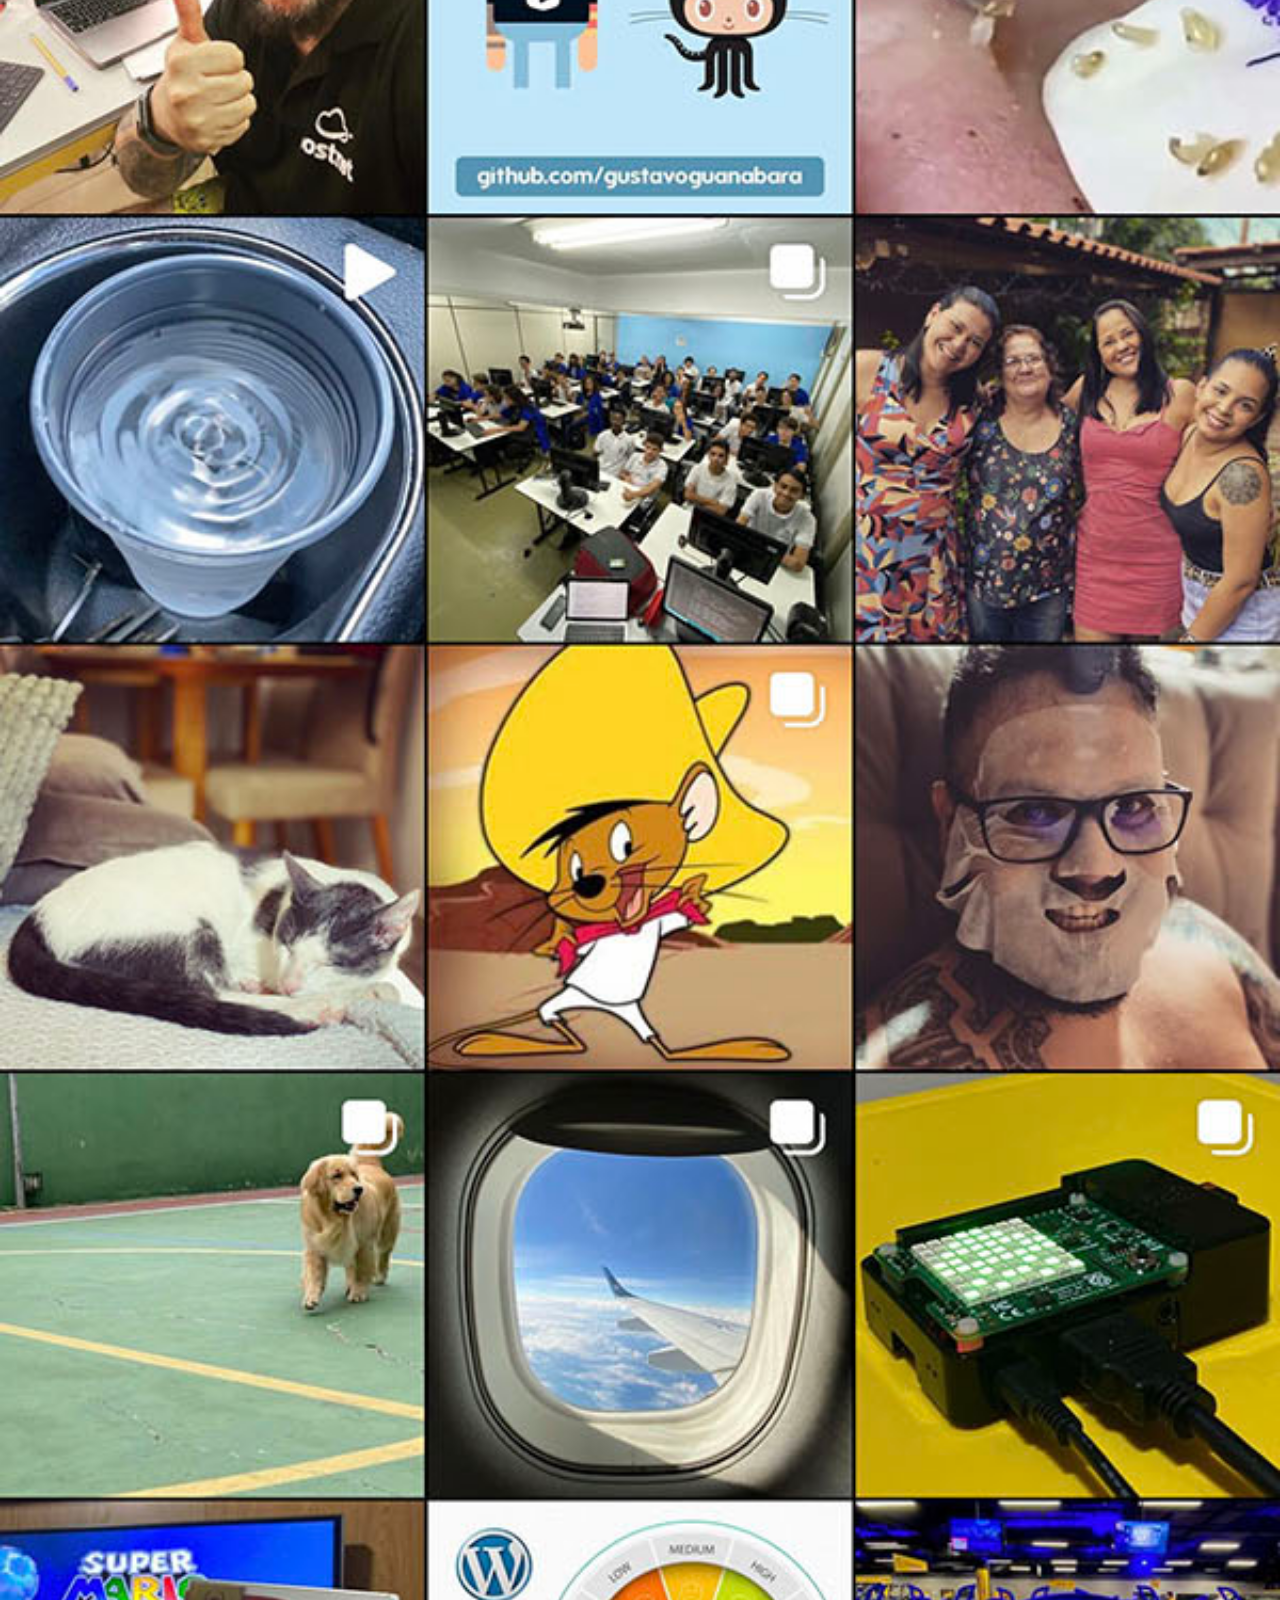
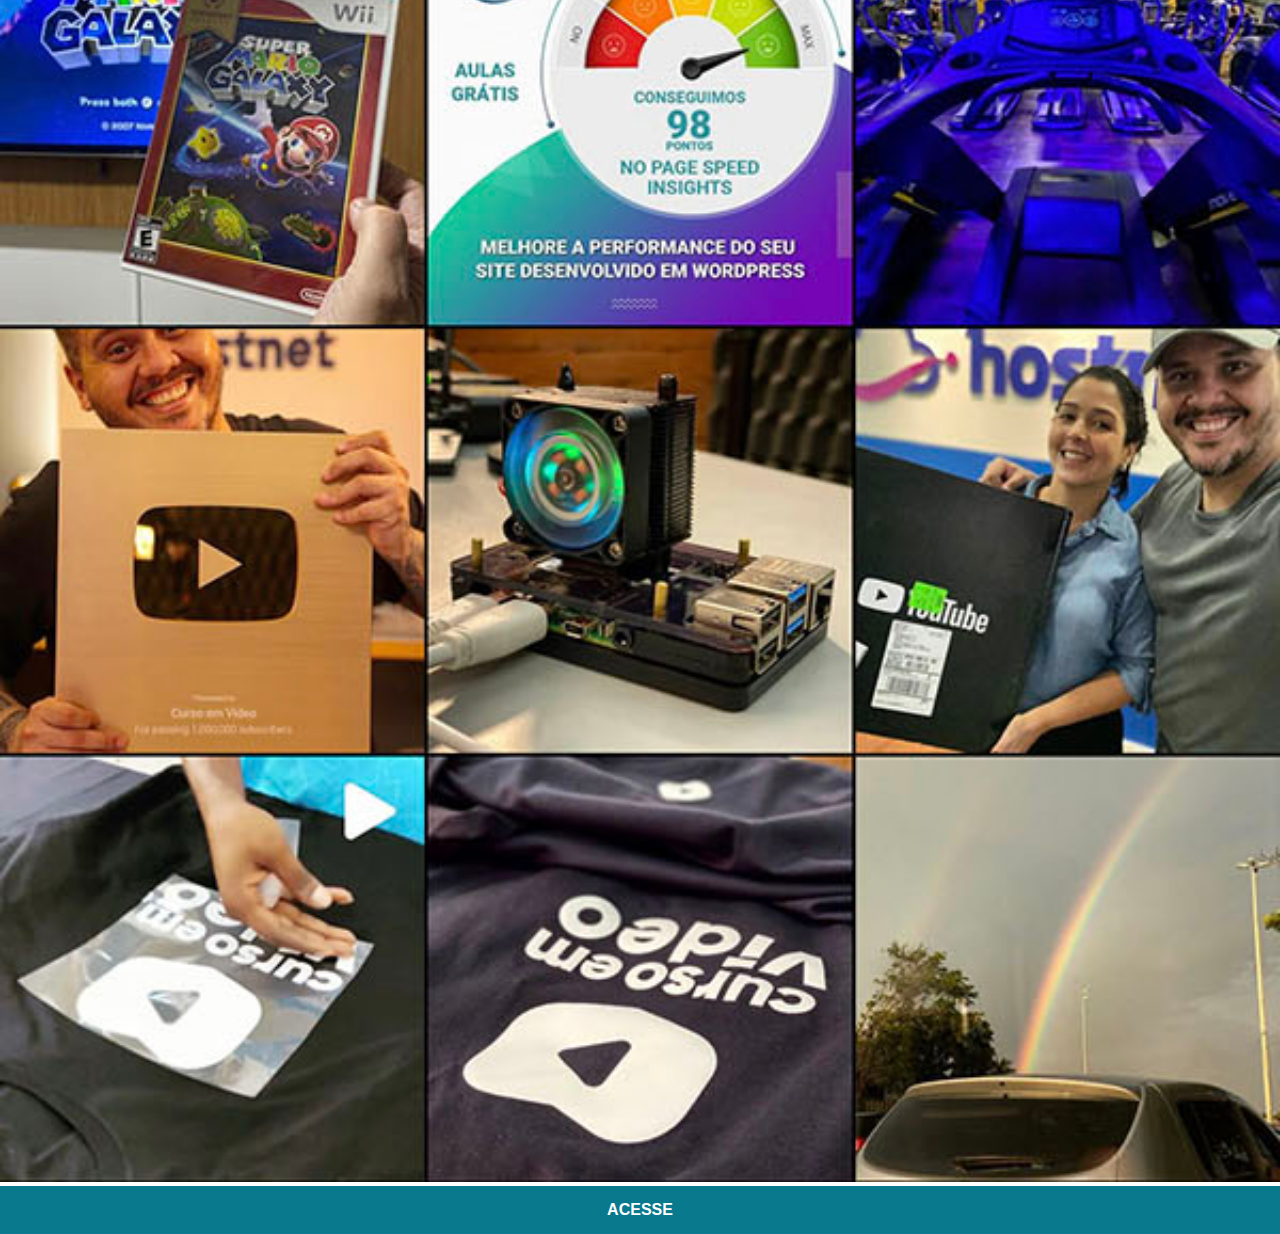
<file: insta.html>
<!DOCTYPE html>
<html lang="pt-br">

<head>
    <meta charset="UTF-8">
    <meta http-equiv="X-UA-Compatible" content="IE=edge">
    <meta name="viewport" content="width=device-width, initial-scale=1.0">
    <link rel="stylesheet" href="Estilos/social.css">
    <title>Instagran</title>
</head>

<body>
    <img src="imagens/tela-instagram.jpg" alt="">
    <a href="https://www.instagram.com/eduardo_szferreira/">ACESSE</a>

</body>

</html>
</file>
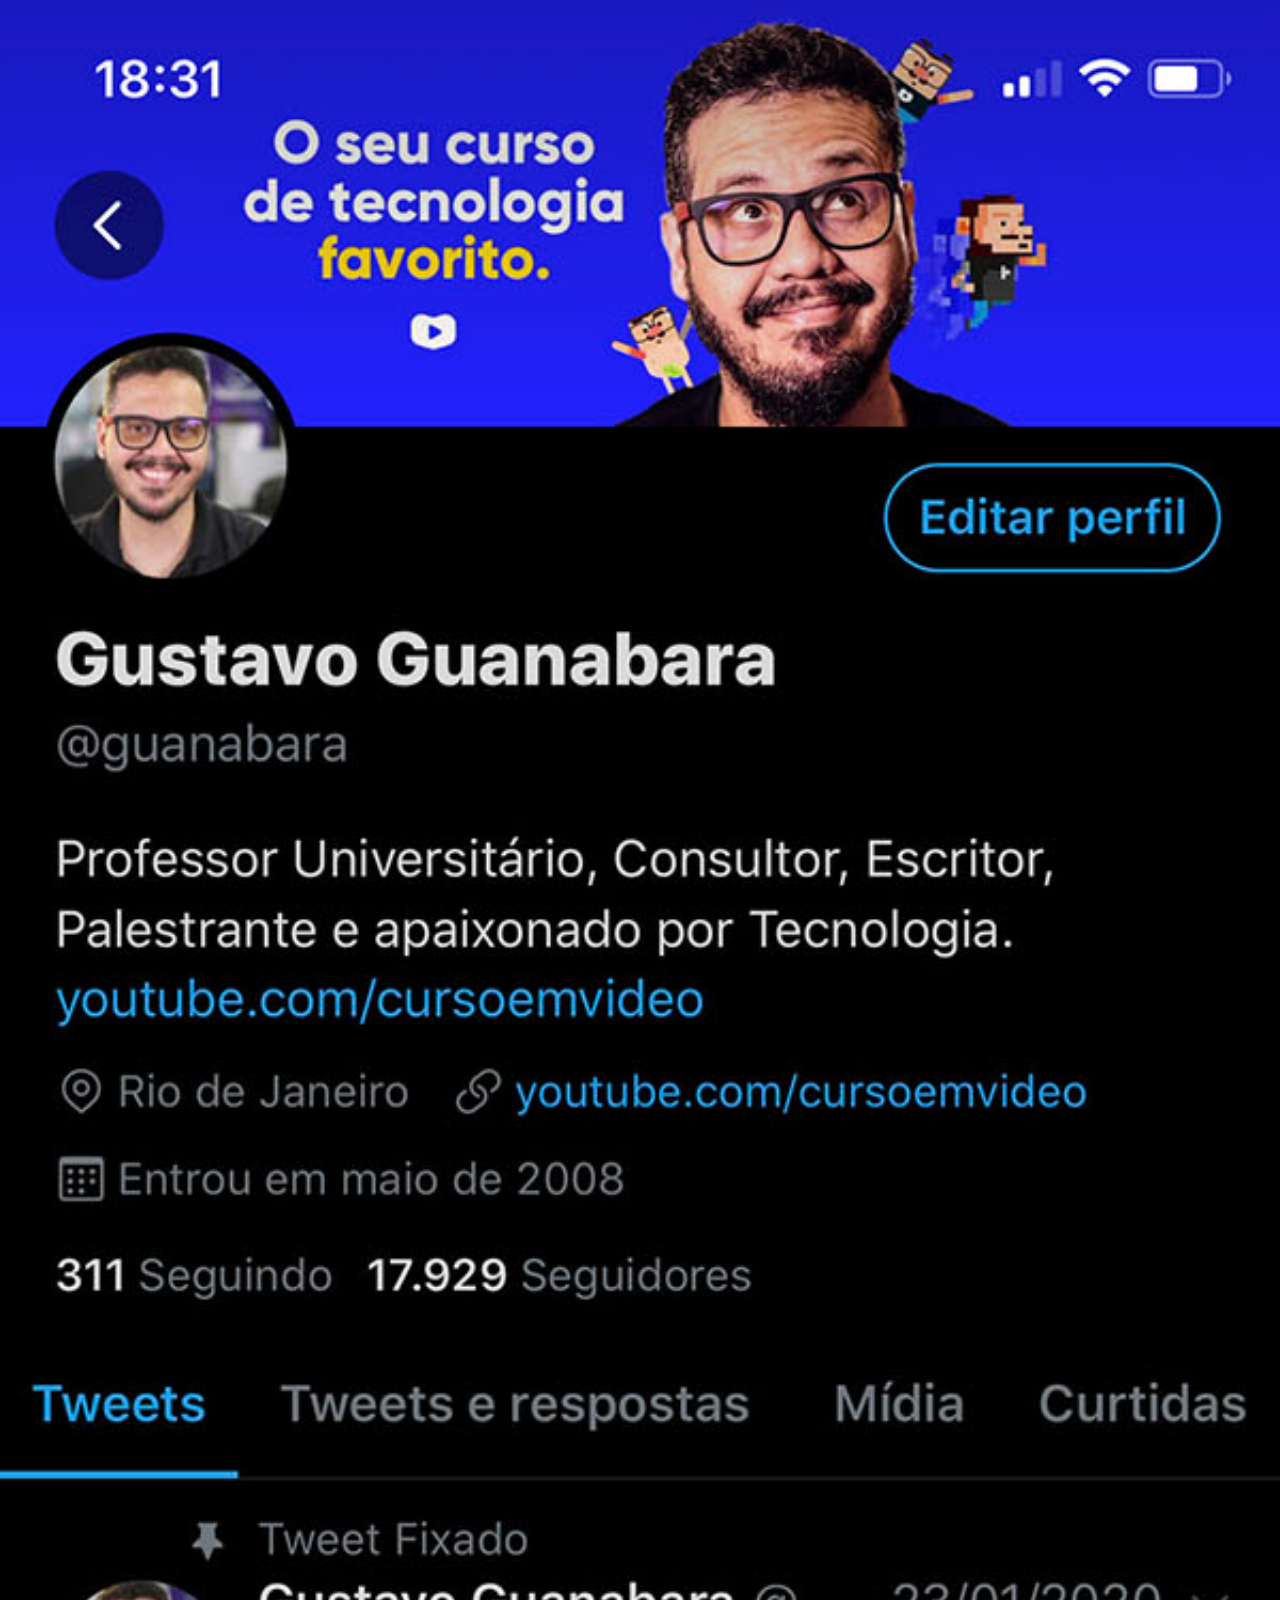
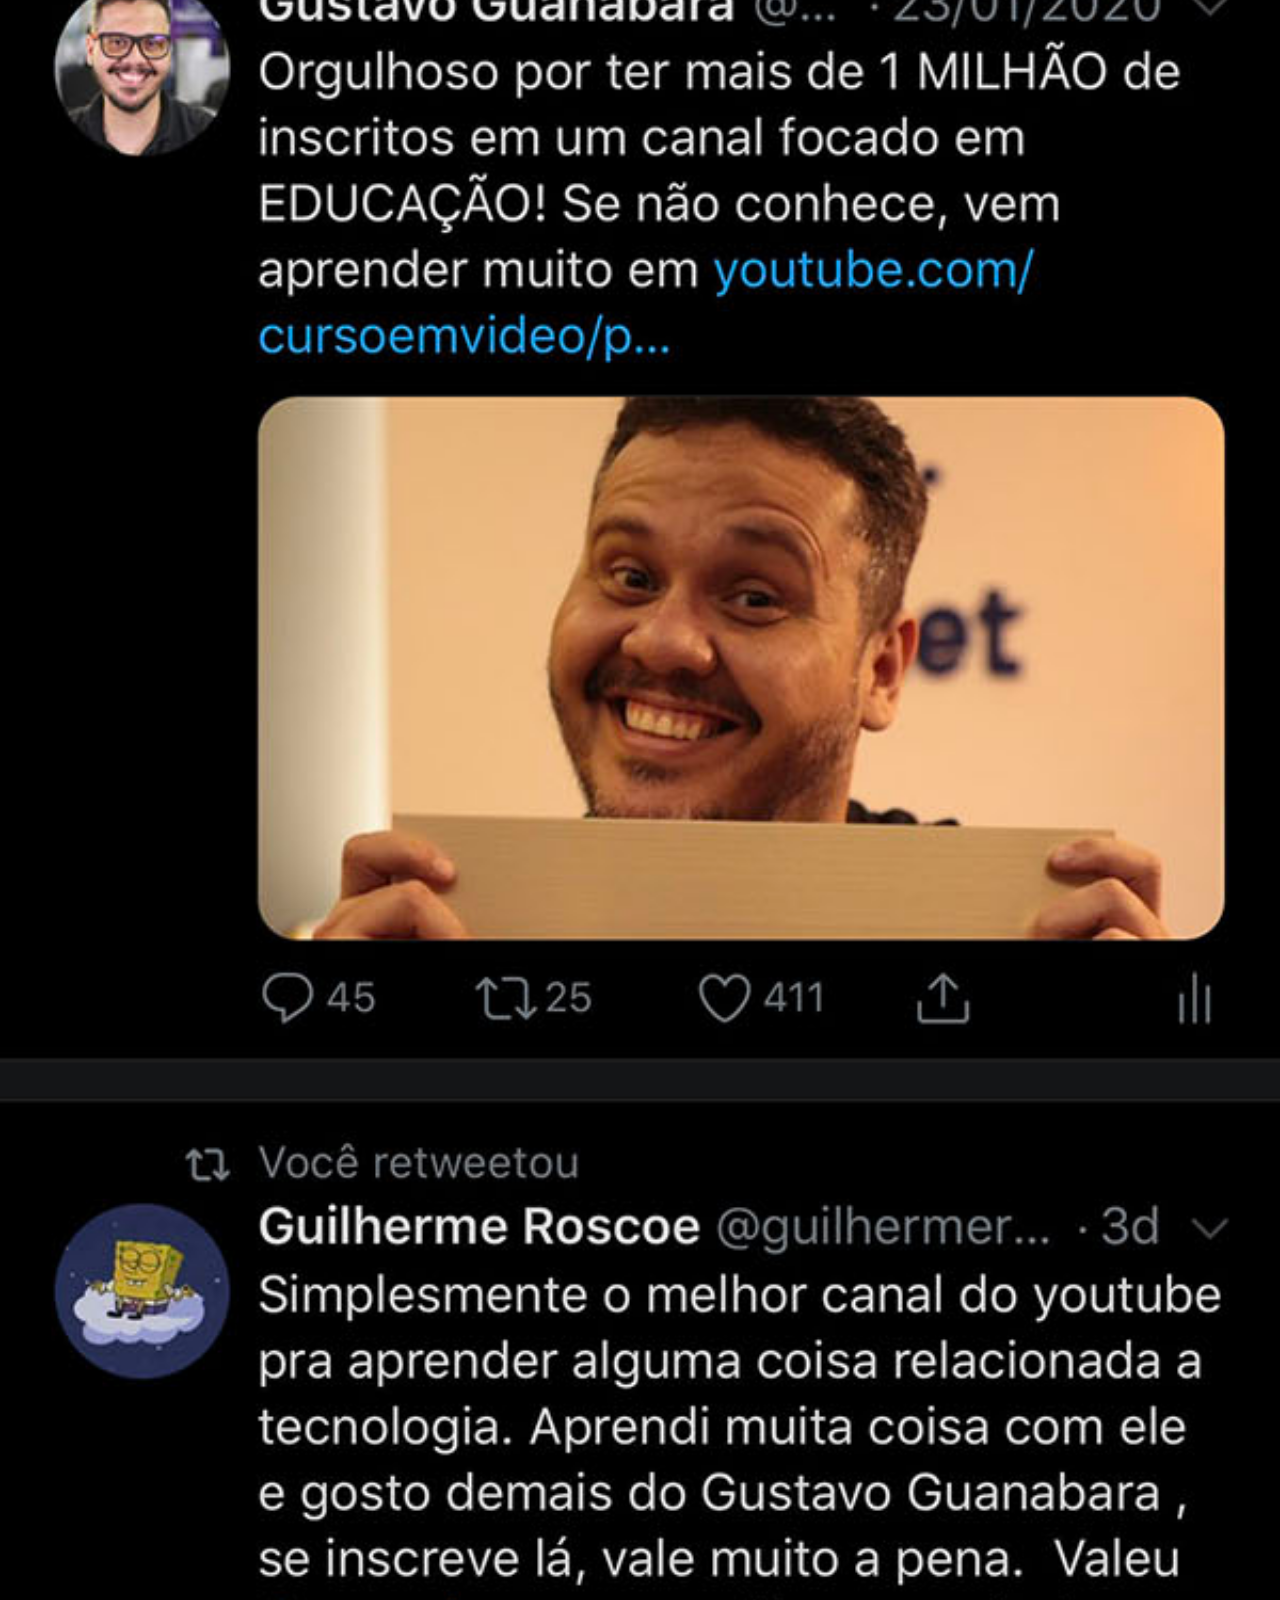
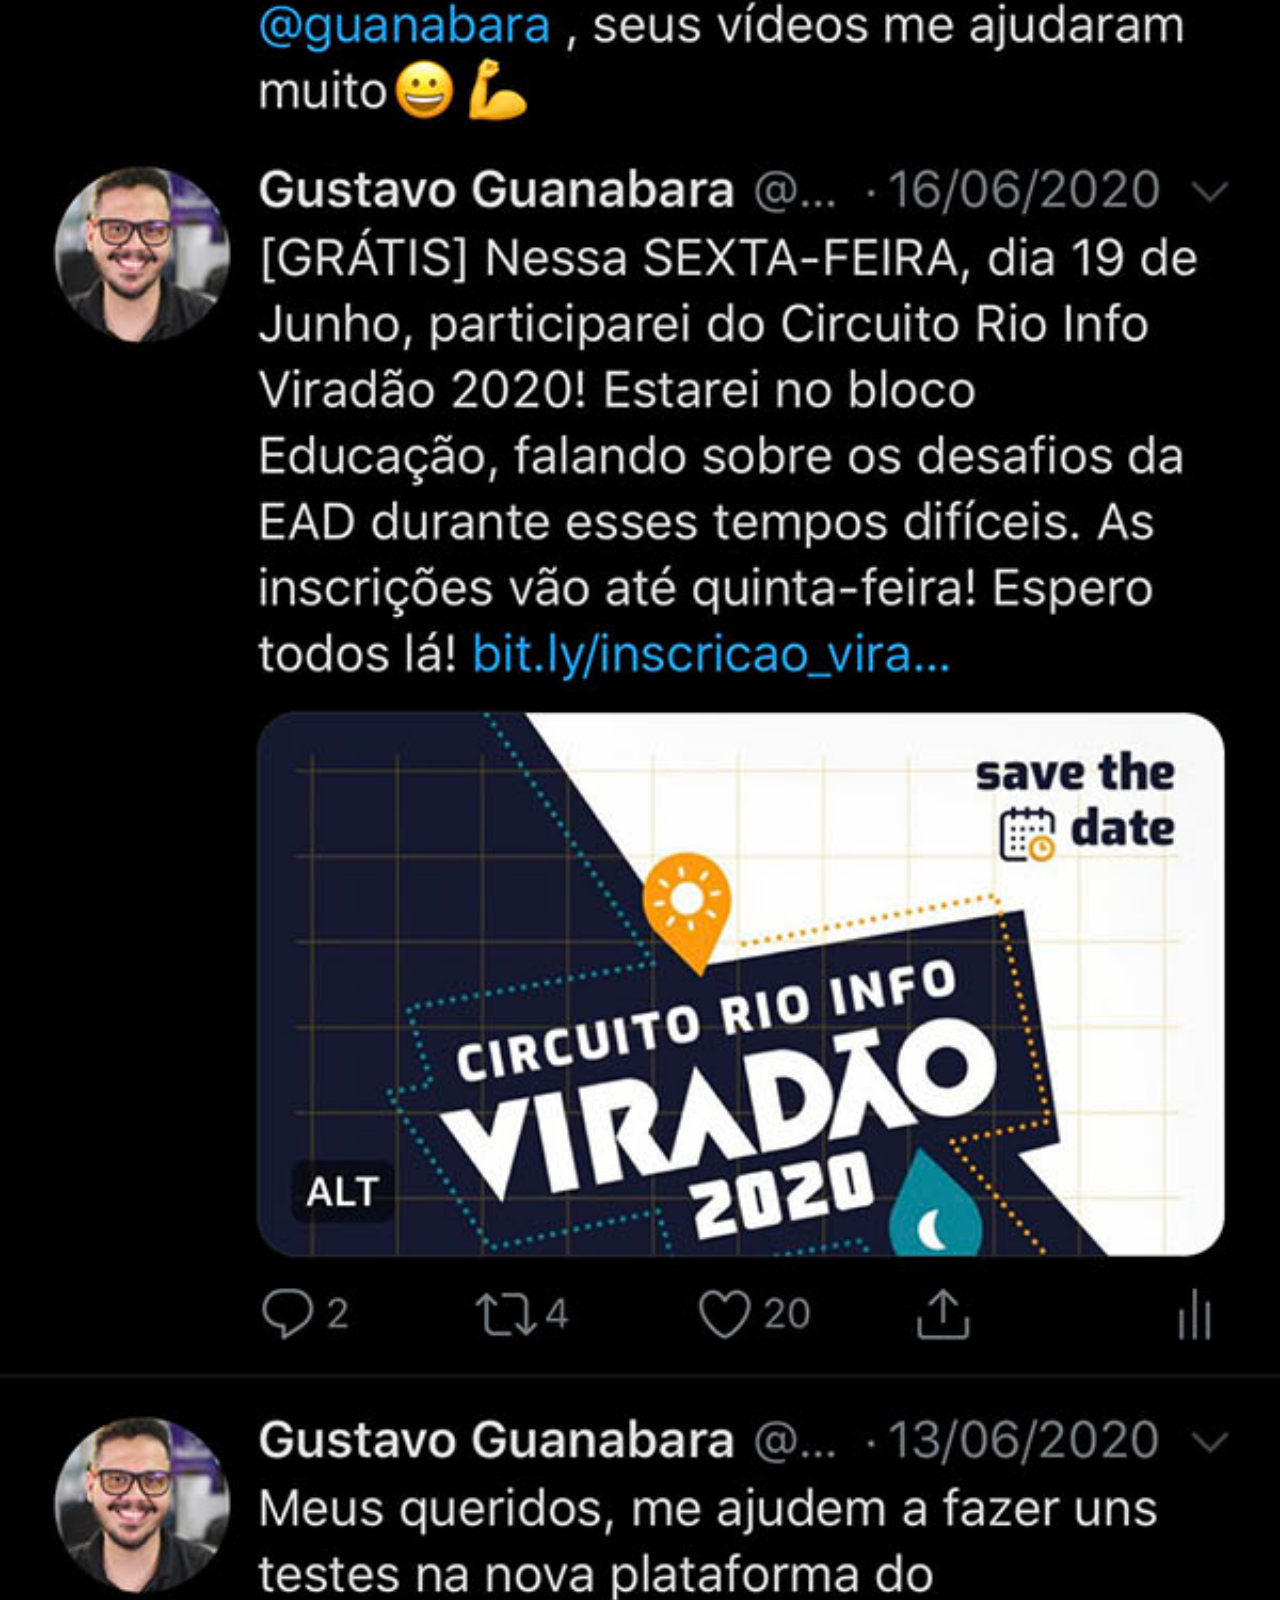
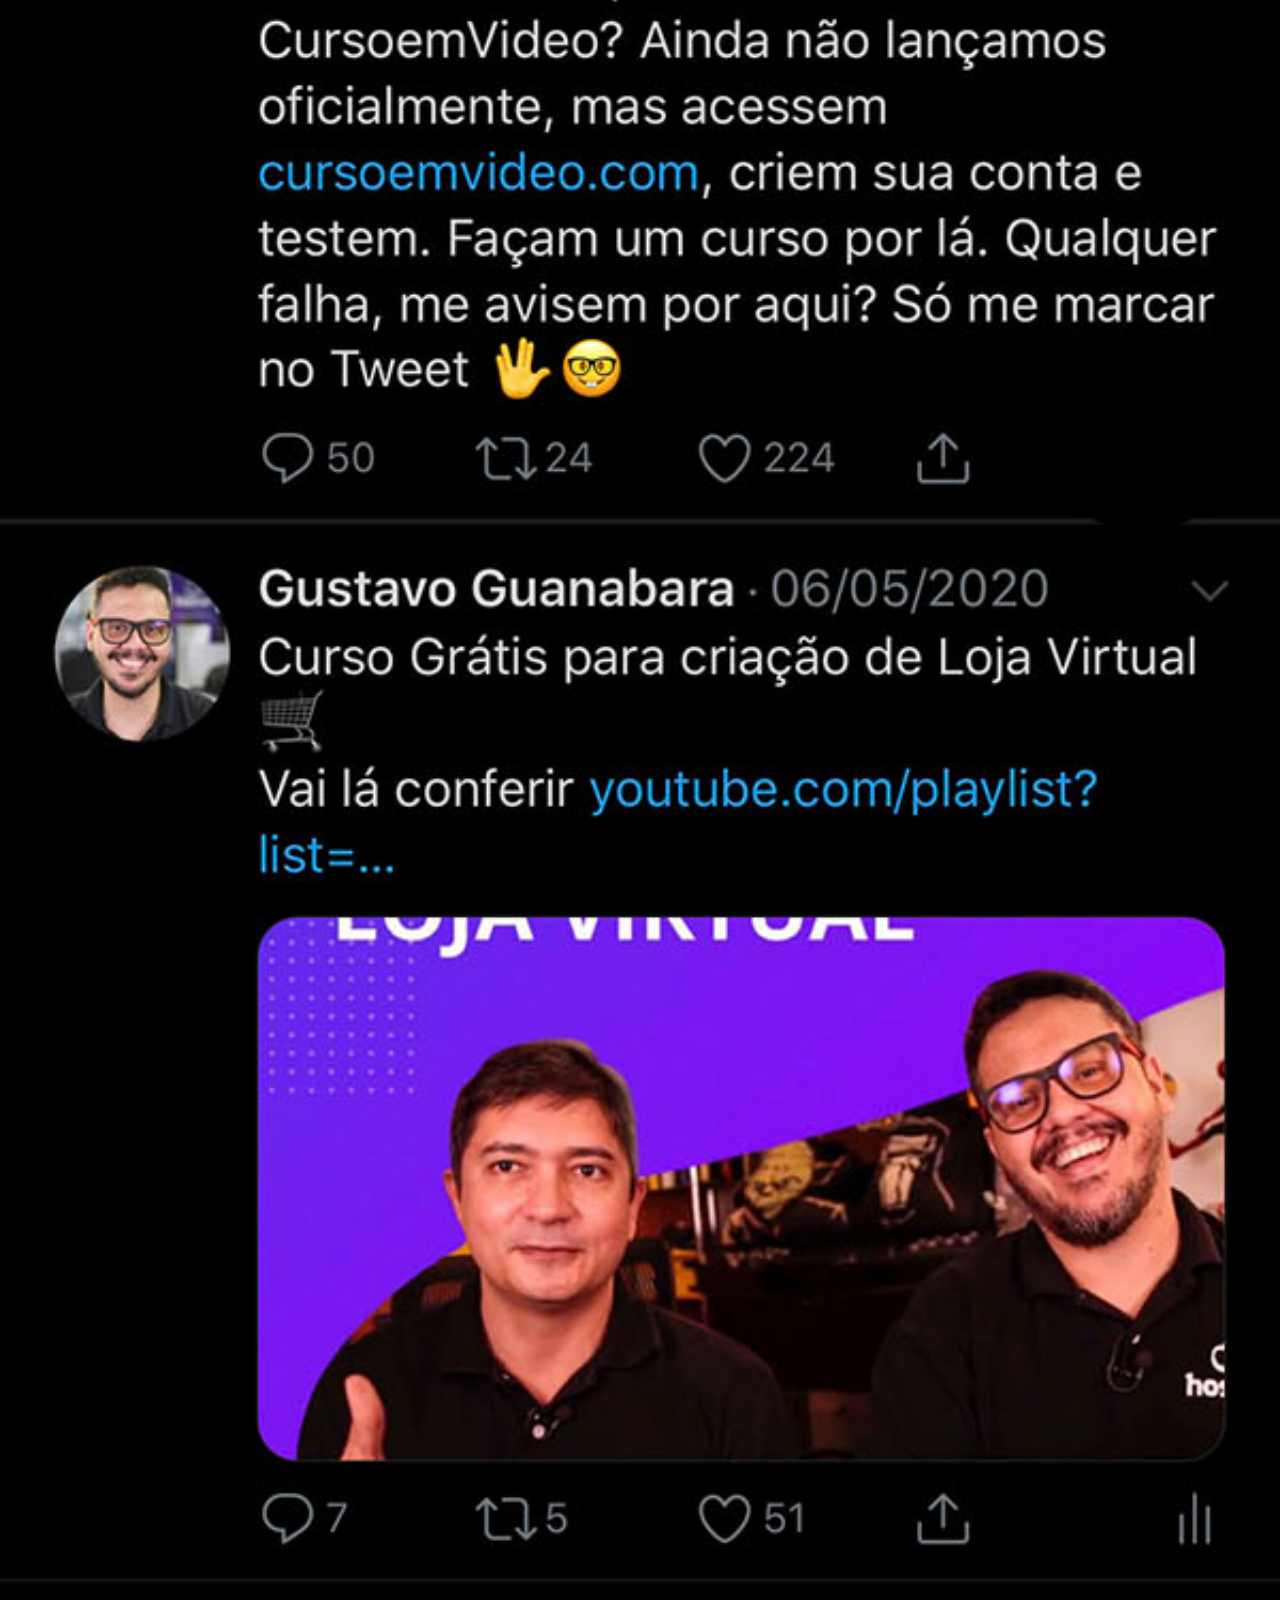
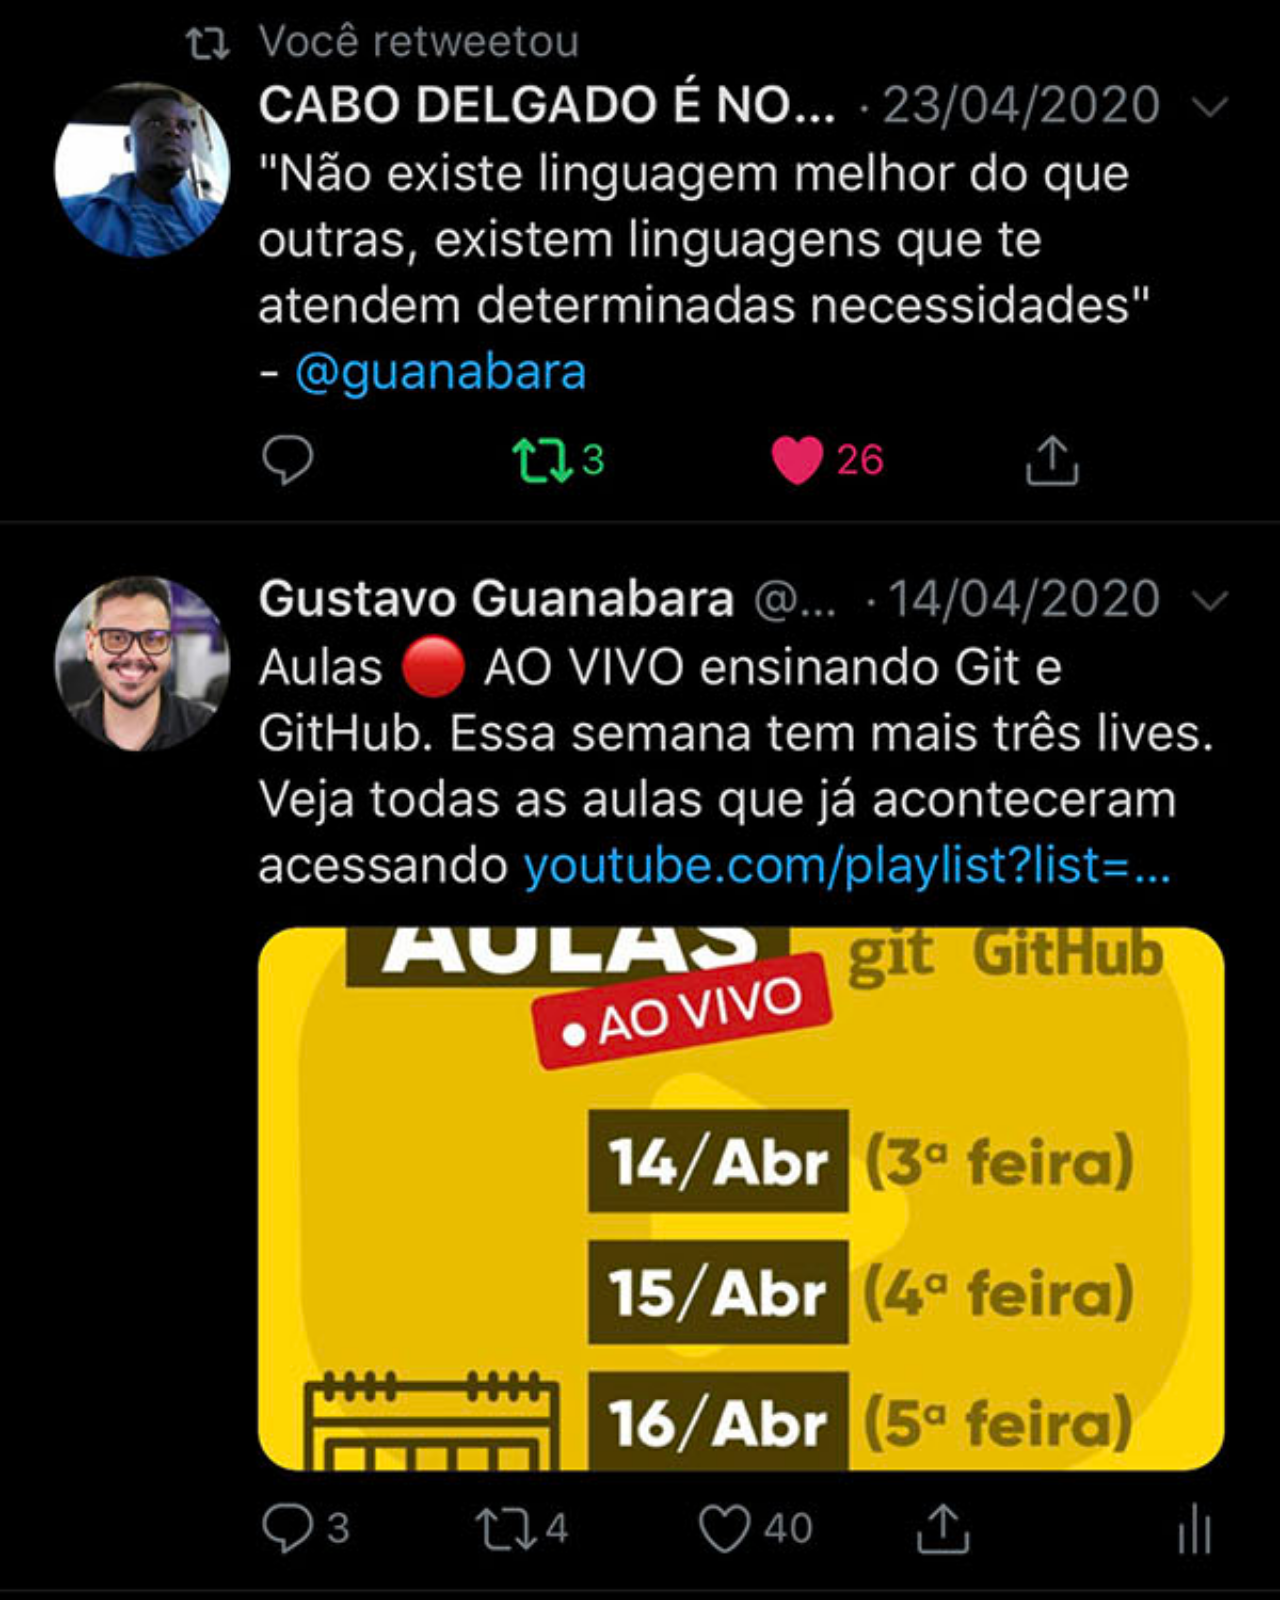
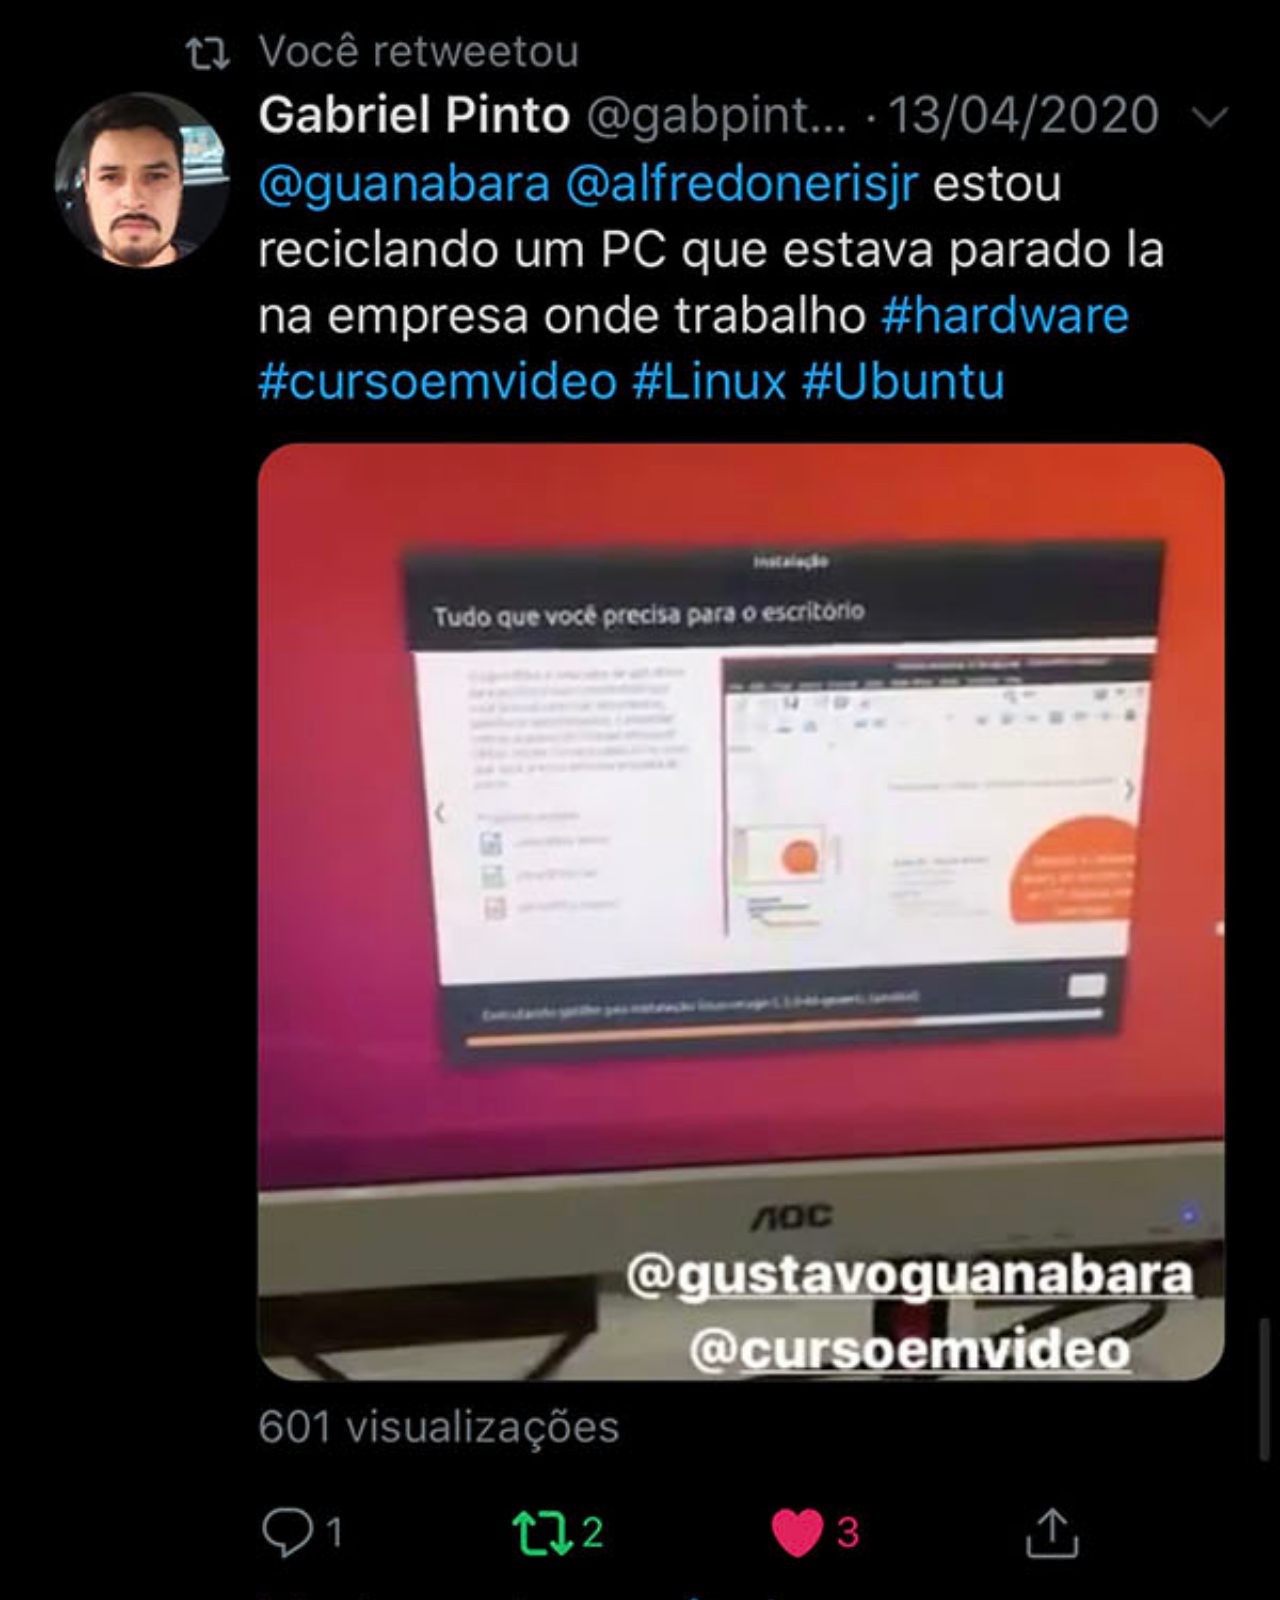
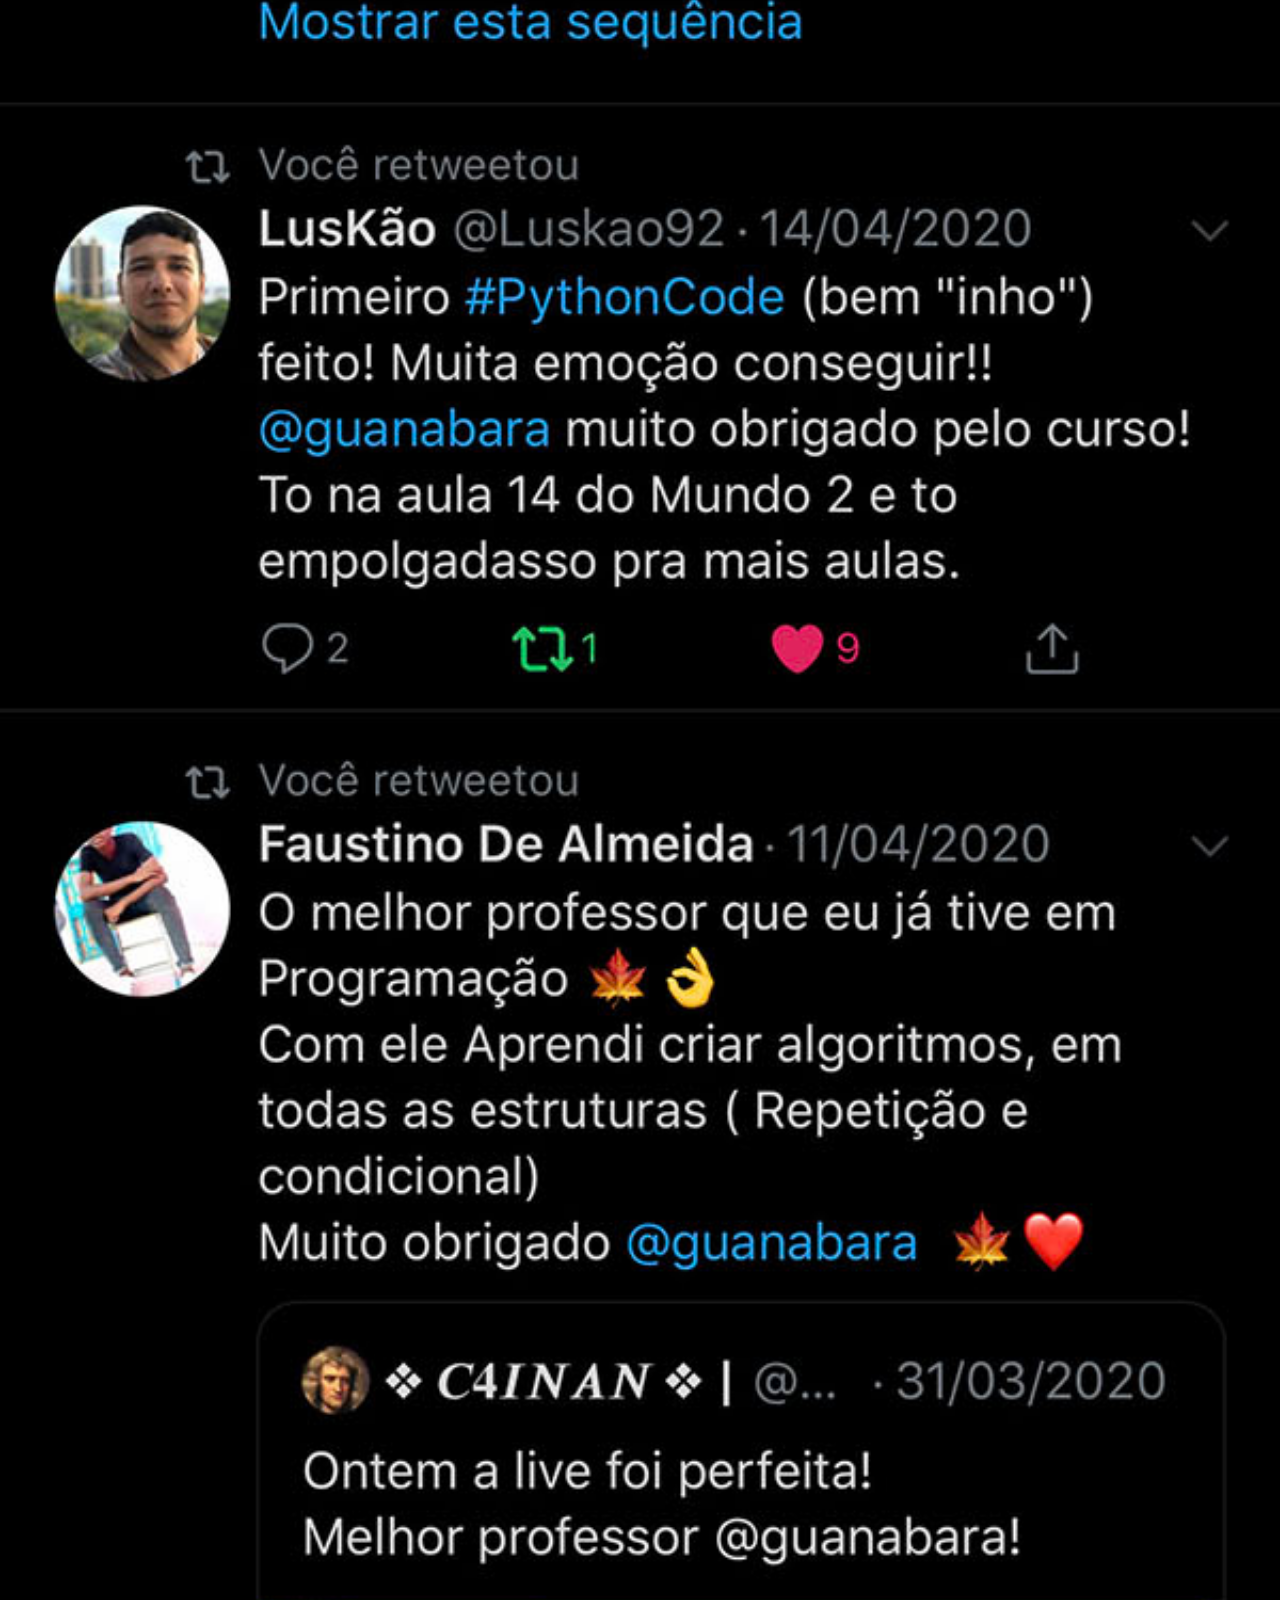
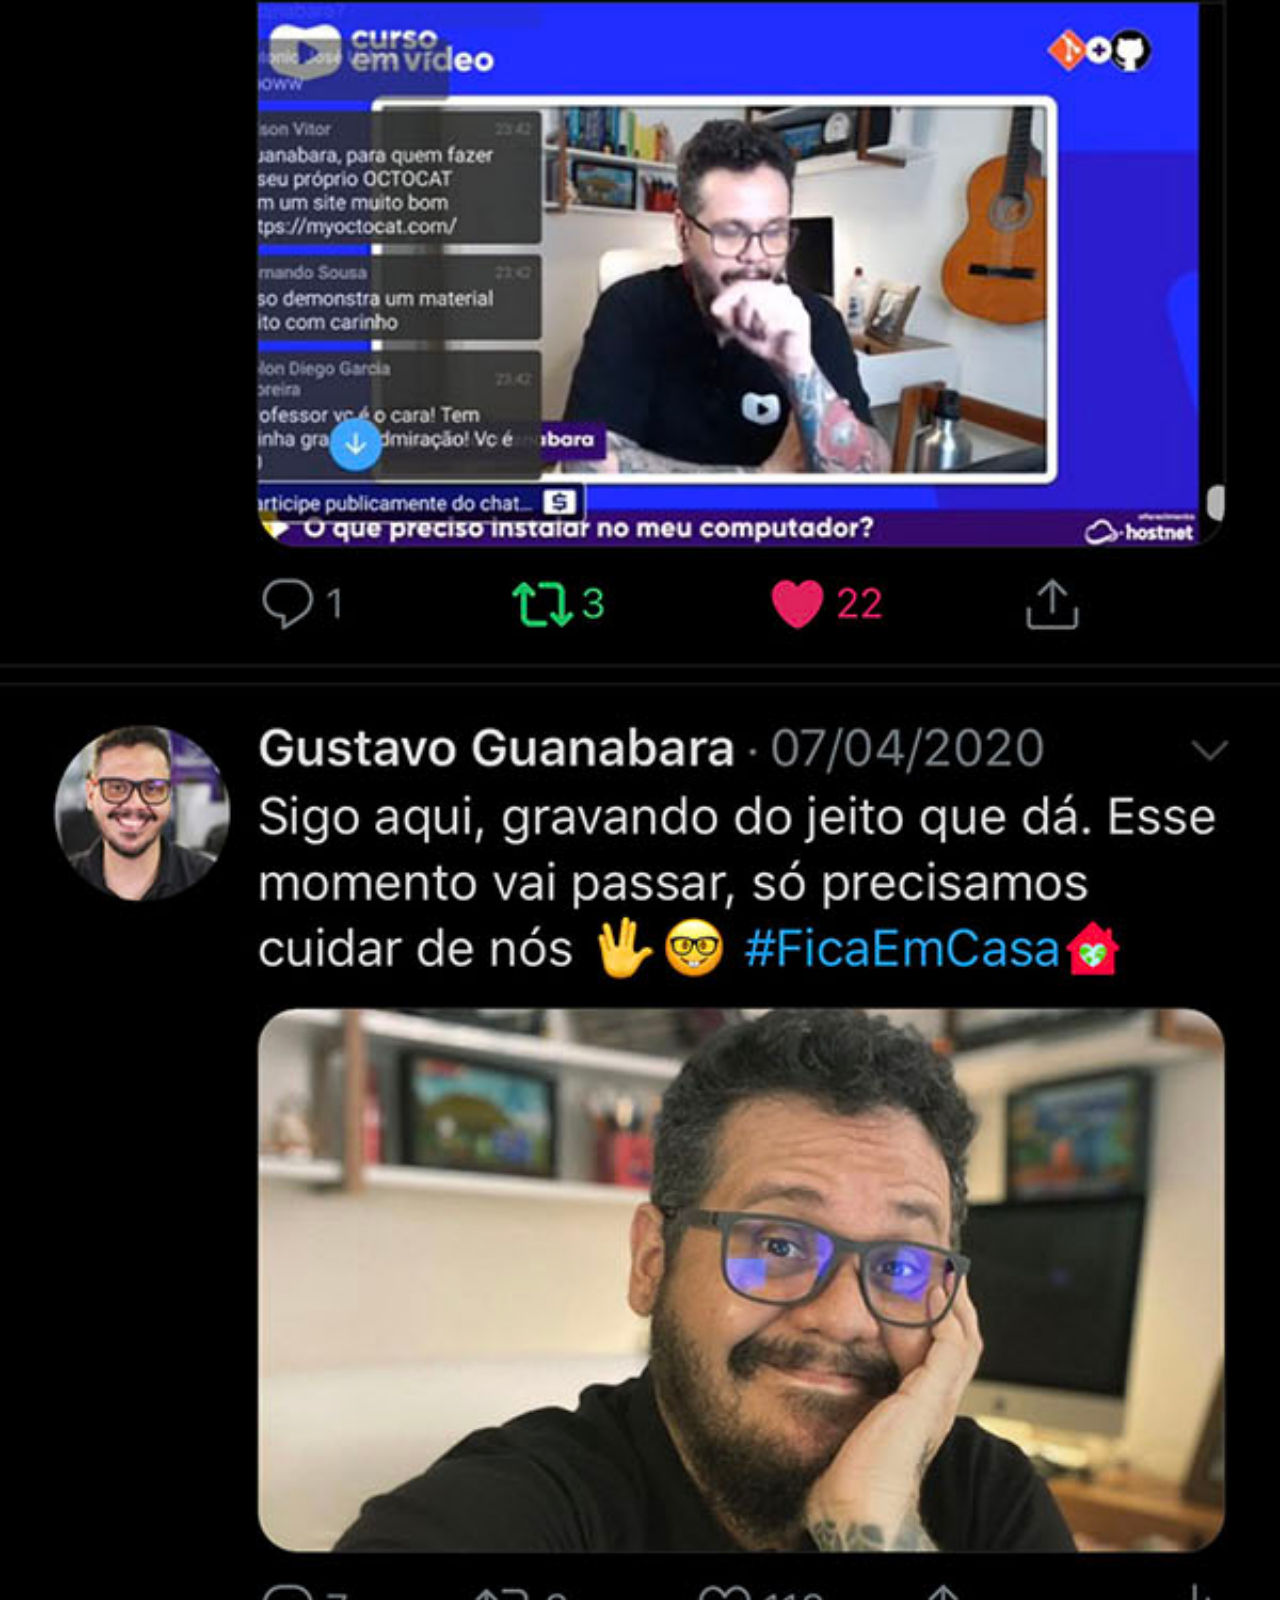
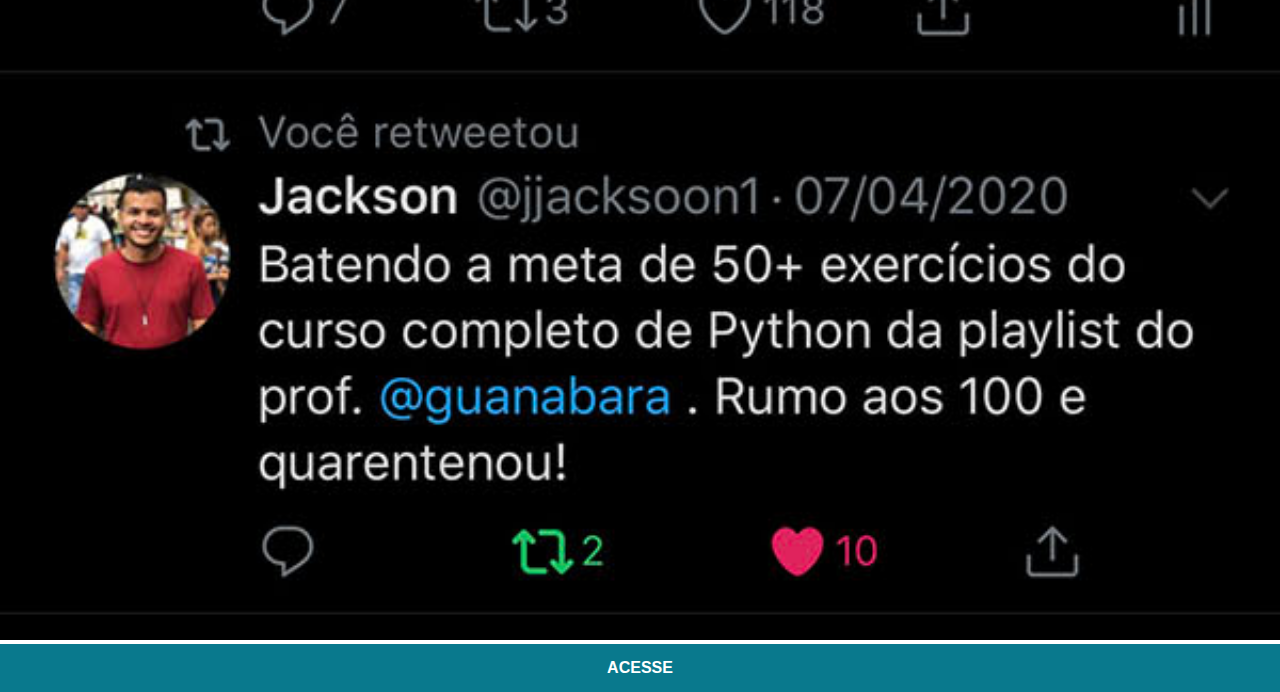
<file: Twitter.html>
<!DOCTYPE html>
<html lang="pt-br">

<head>
    <meta charset="UTF-8">
    <meta http-equiv="X-UA-Compatible" content="IE=edge">
    <meta name="viewport" content="width=device-width, initial-scale=1.0">
    <link rel="stylesheet" href="Estilos/social.css">
    <title>Twitter</title>
</head>

<body>
    <img src="imagens/tela-twitter.jpg" alt="">
    <a href="https://twitter.com/rydeki_ryuga">ACESSE</a>

</body>

</html>
</file>
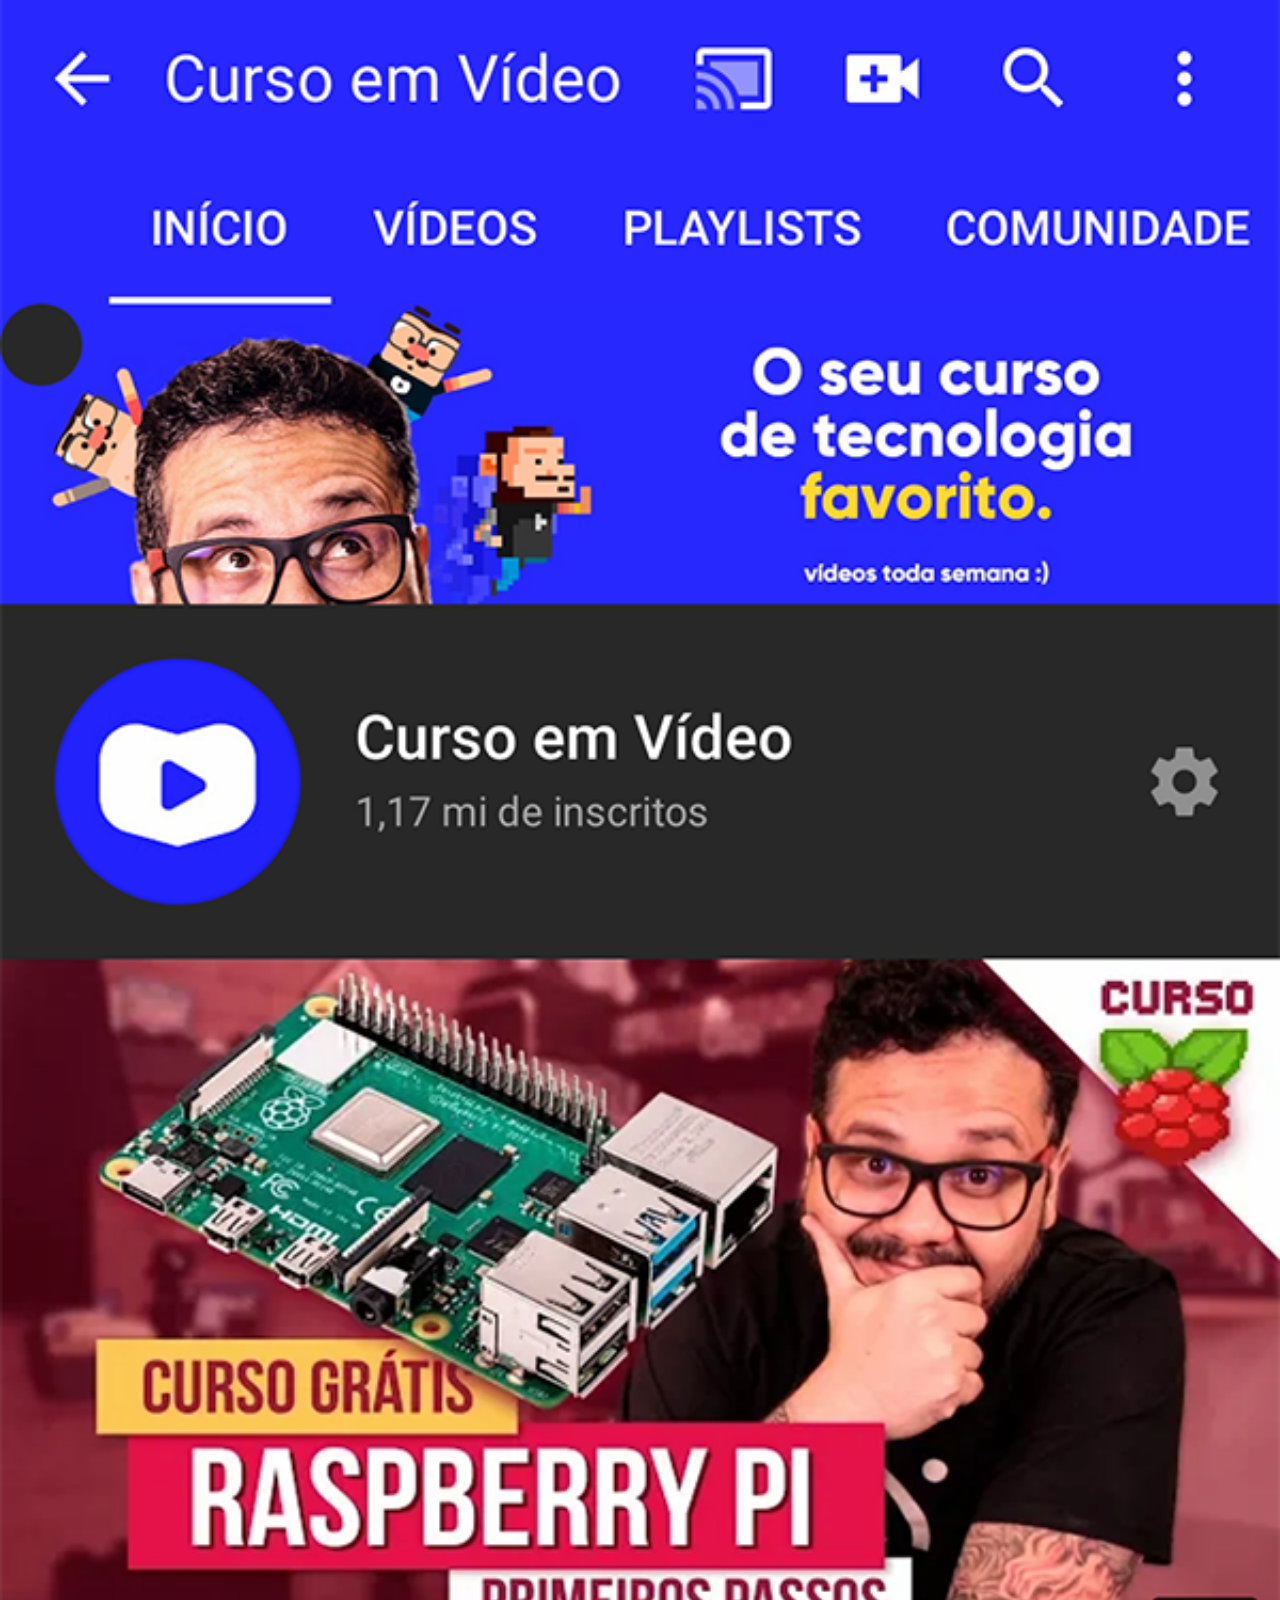
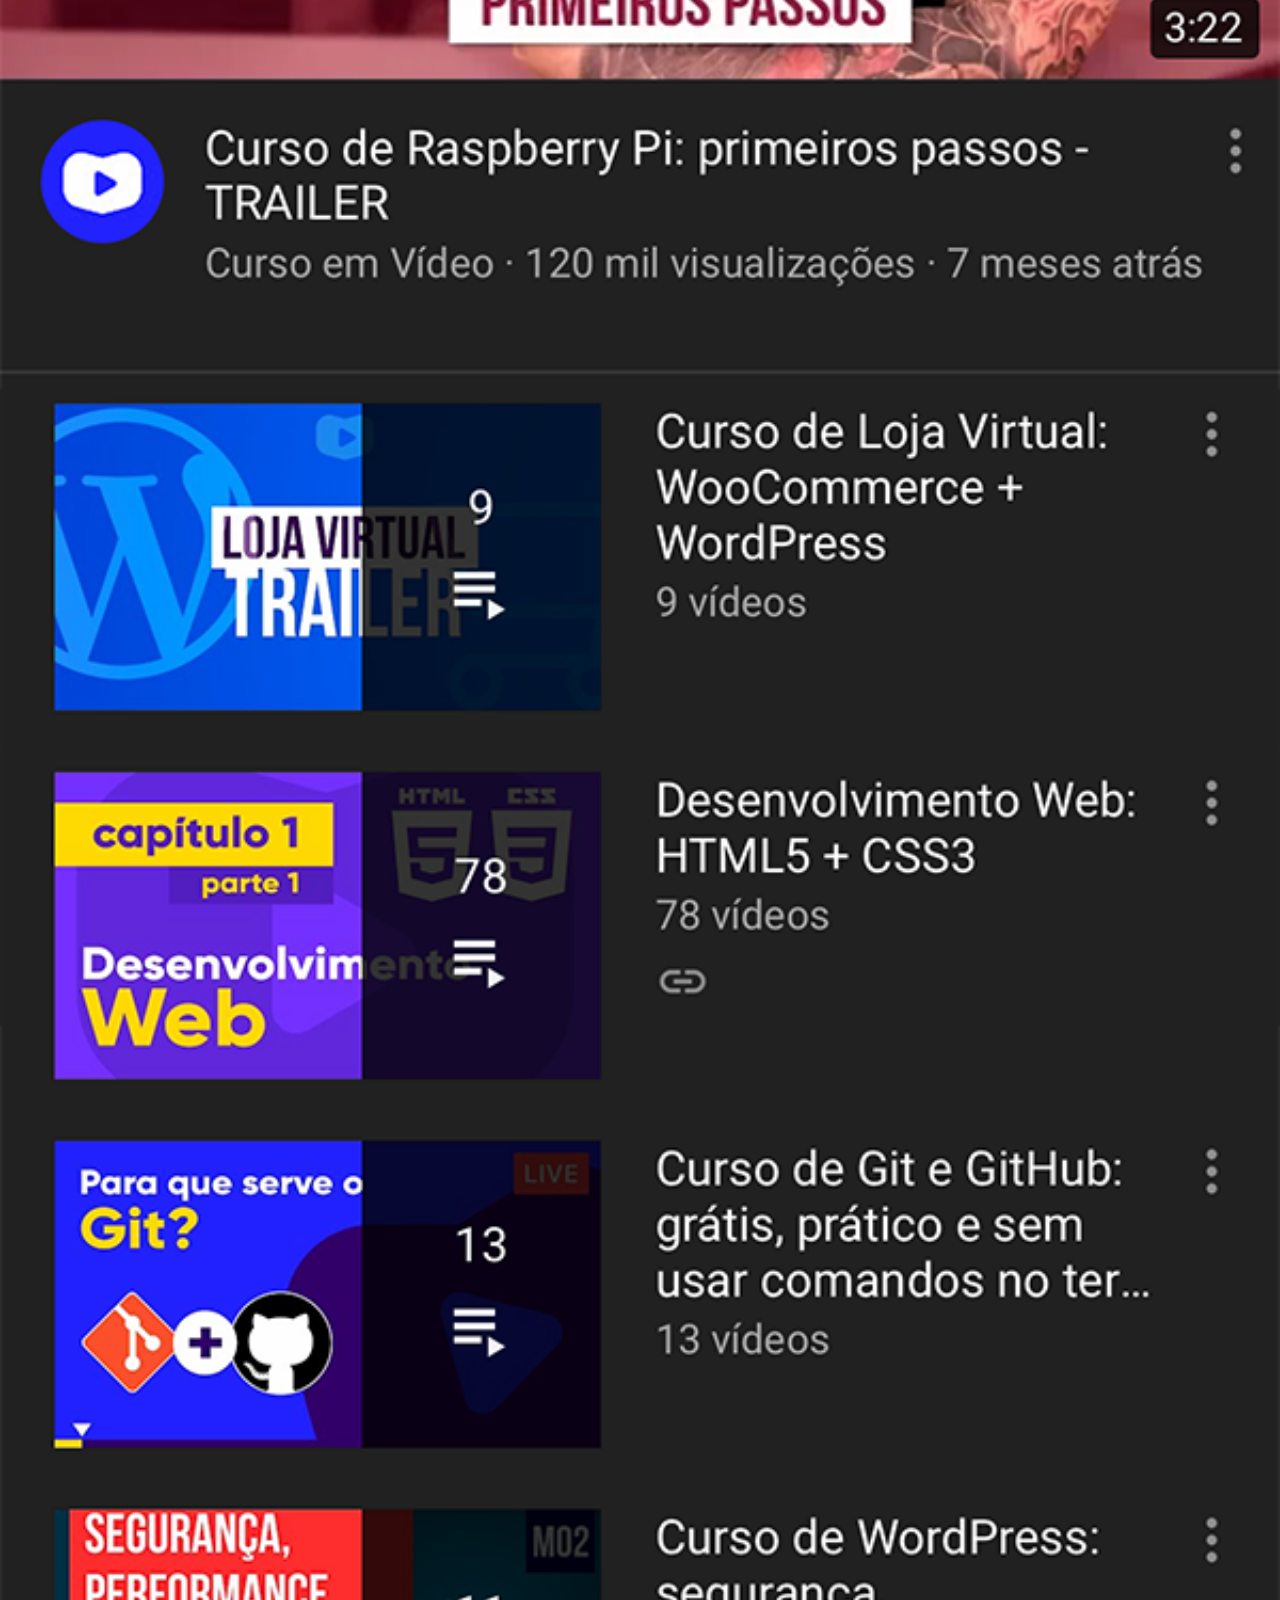
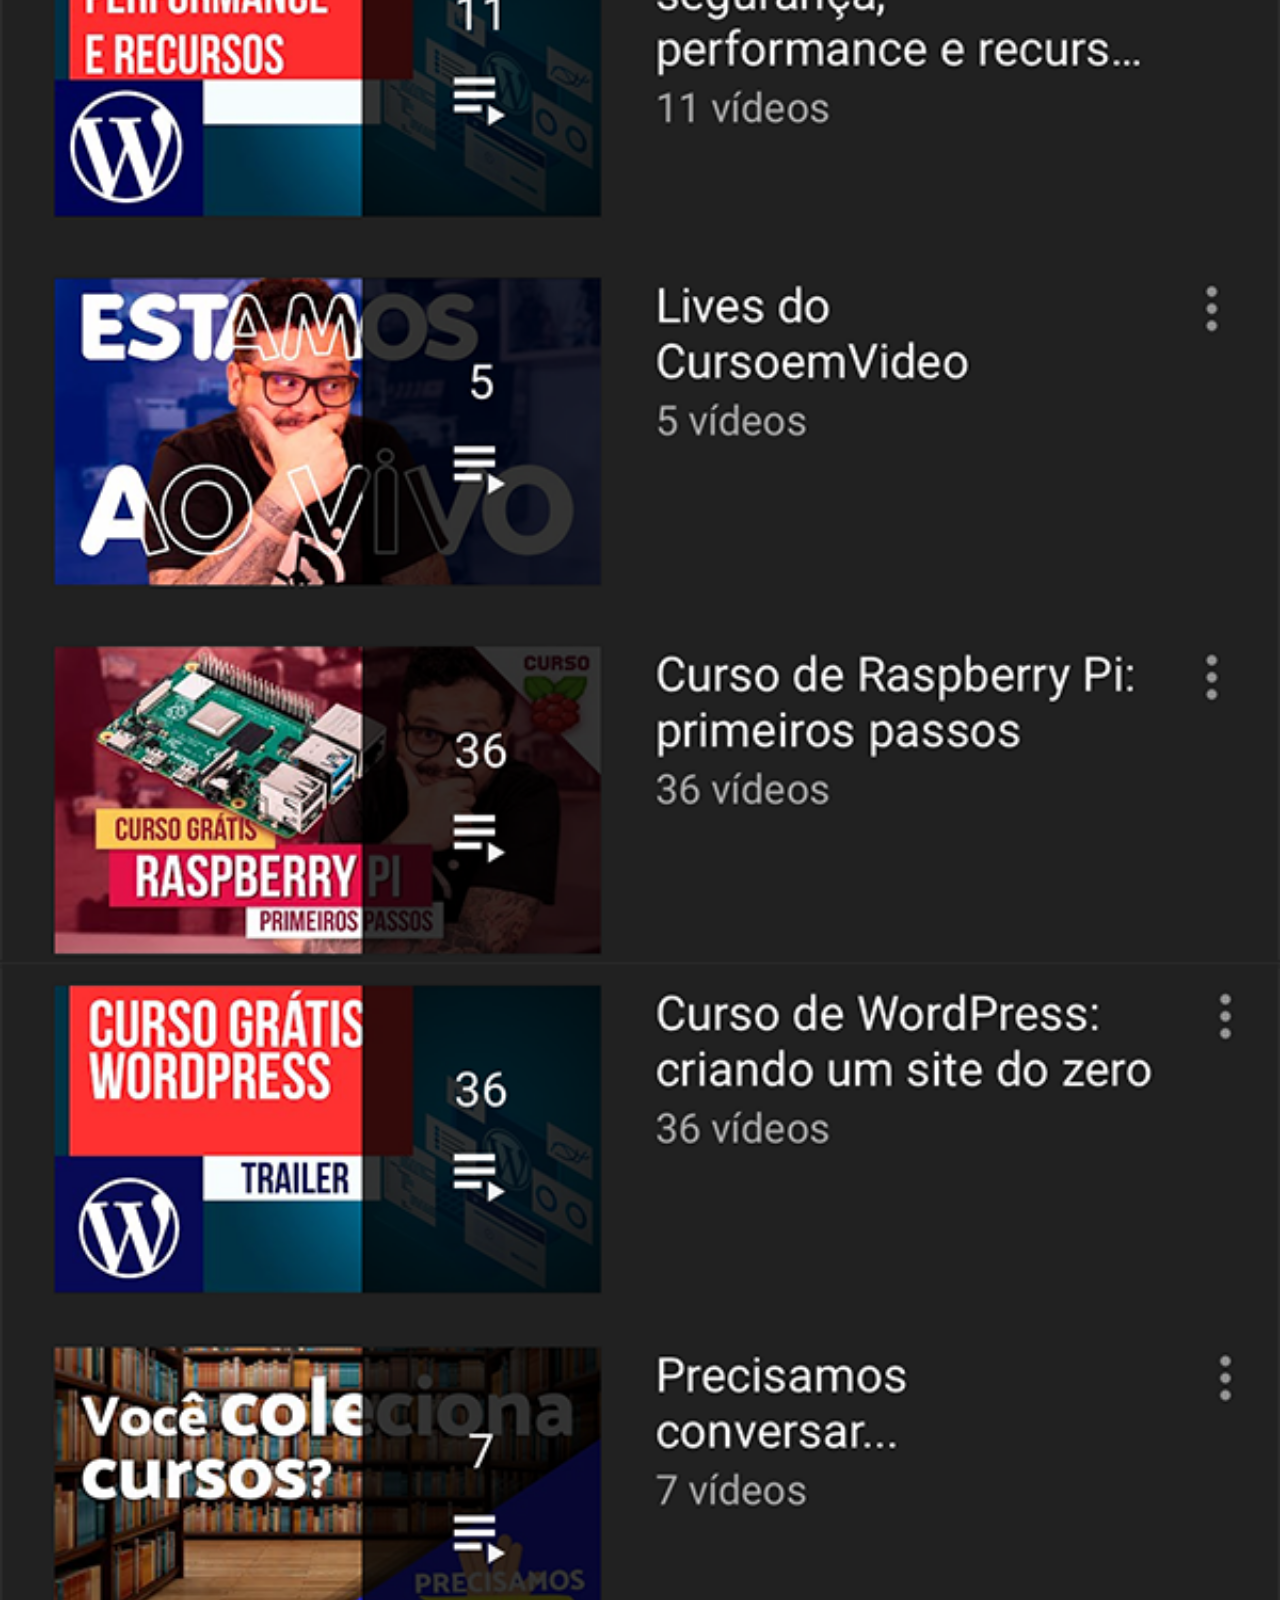
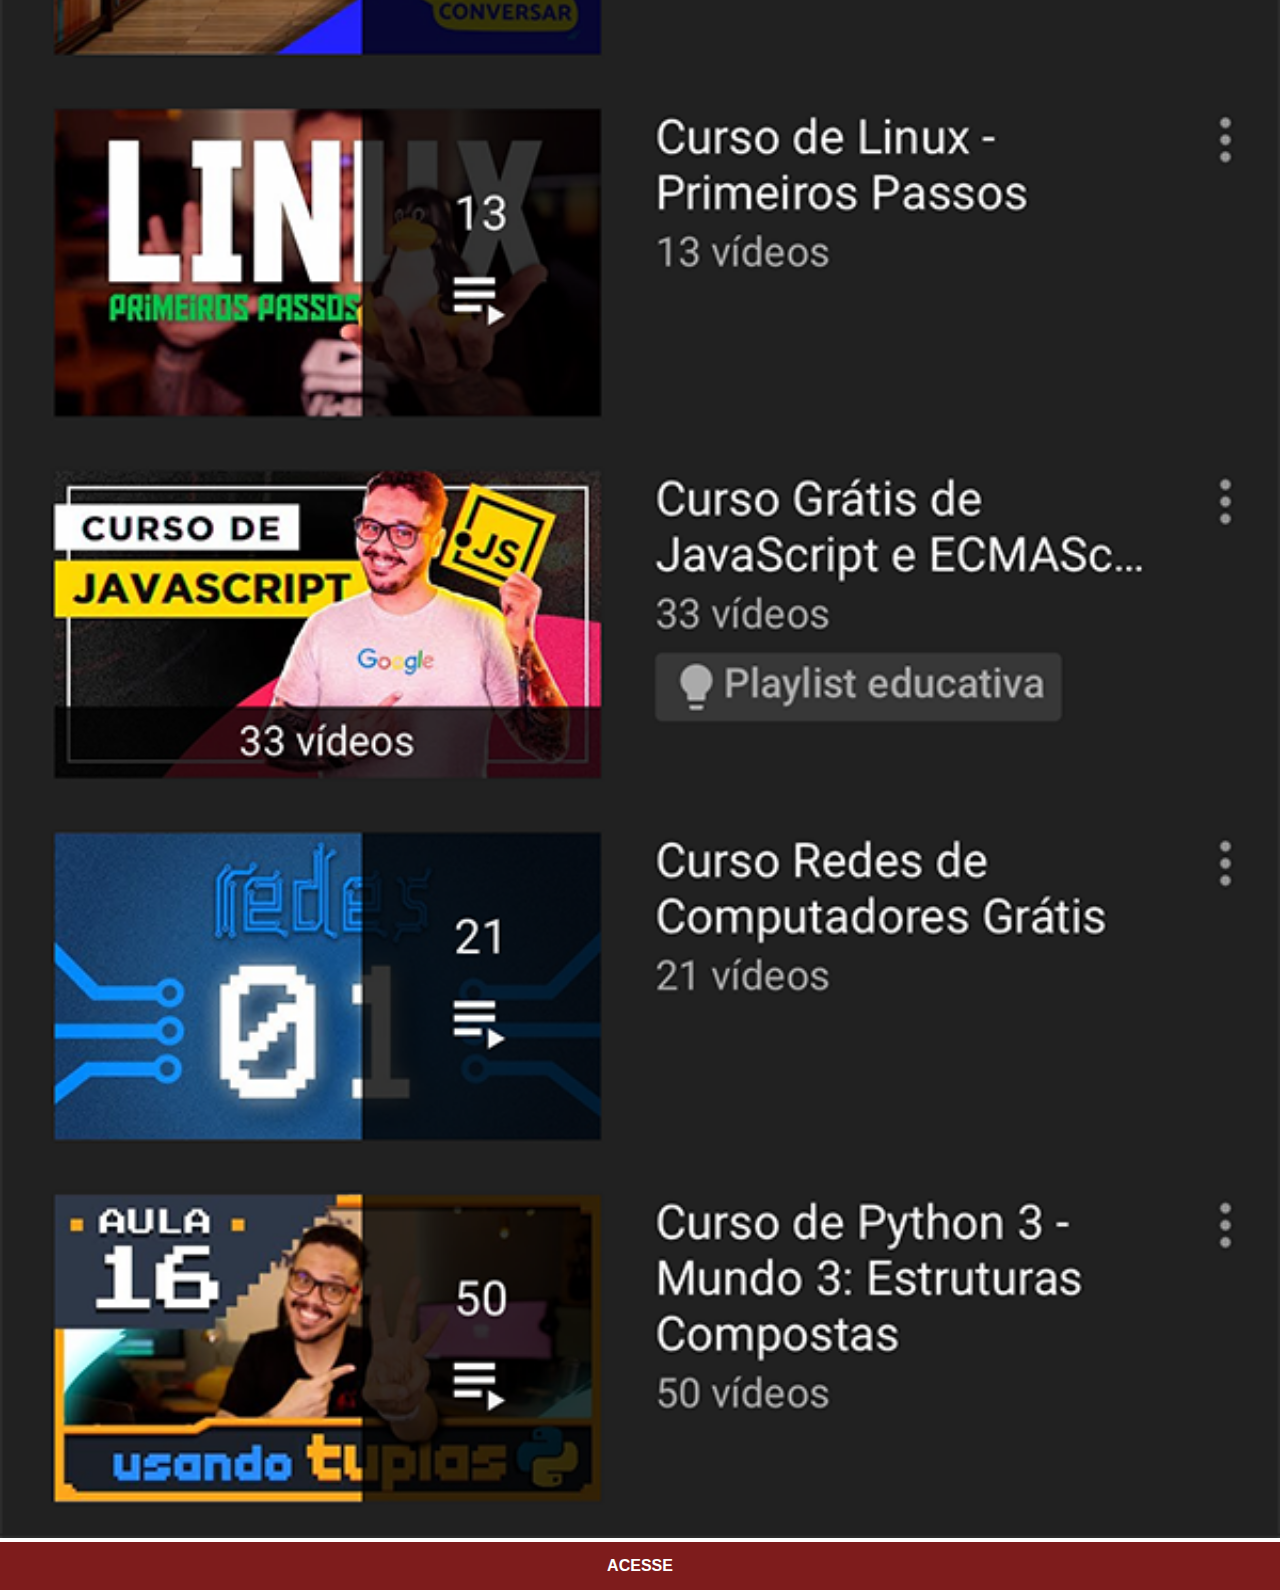
<file: youtube.html>
<!DOCTYPE html>
<html lang="pt-br">

<head>
    <meta charset="UTF-8">
    <meta http-equiv="X-UA-Compatible" content="IE=edge">
    <meta name="viewport" content="width=device-width, initial-scale=1.0">
    <link rel="stylesheet" href="Estilos/social.css">
    <title>youtube</title>
    <style>
        * {
            margin: 0px;
            padding: 0px;
            font-family: Arial, Helvetica, sans-serif;
        }

        ::-webkit-scrollbar {
            width: 0px;
            height: 0px;
        }

        img {
            width: 100vw;
        }

        a {
            display: block;
            background-color: rgb(126, 28, 28);
            color: white;
            padding: 15px;
            text-align: center;
            font-weight: bolder;
            text-decoration: none;

        }

        a:hover {
            background-color: red;
            text-shadow: 0px 0px 4px white;
        }
    </style>
</head>

<body>
    <img src="imagens/tela-youtube.png" alt="">
    <a href="https://www.youtube.com/watch?v=ar5UB2MxraE&party=bd5e74a2-c48b-45d7-b5b3-9b59db1d4270"
        target="_blank">ACESSE</a>
</body>

</html>
</file>
<file: Estilos/style.css>
@charset "UTF-8";

* {
    margin: 0px;
    padding: 0px;
    font-family: sans-serif;
}

html,
body {
    height: 100vh;
    width: 100vw;
    background-color: black;
}

body {
    background: url(/imagens/fundo-madeira.jpg);
    background-repeat: no-repeat;
    background-position: top center;
    background-size: cover;
    background-attachment: fixed;
}

main {
    height: 100vh;
    position: relative;

}

section#telefone {
    position: absolute;
    top: 50%;
    left: 50%;
    transform: translate(-50%, -50%);

    height: 627px;
    width: 311px;

    background: url(/imagens/frame-iphone.png);
    background-repeat: no-repeat;

}

iframe#tela {
    position: relative;
    top: 79px;
    left: 21px;
    width: 269px;
    height: 472px;
}

section#redes {
    text-align: right;
}

section#redes img {
    width: 45px;
    margin: 10px;
    border-radius: 90%;
    box-shadow: 2px 2px 5px rgba(0, 0, 0, 0.76);
    box-sizing: border-box;

}

section#redes img:hover {
    border: 2px solid rgb(255, 255, 255);
    transform: translate(-3px, -3px);
    box-shadow: 4px 4px 7px rgba(0, 0, 0, 0.705);
    transition: transform 0.3s;

}
</file>
<file: Estilos/social.css>
@charset "UTF-8";

* {
    margin: 0px;
    padding: 0px;
    font-family: Arial, Helvetica, sans-serif;
}

::-webkit-scrollbar {
    width: 0px;
    height: 0px;
}

img {
    width: 100vw;
}

a {
    display: block;
    background-color: rgb(9, 121, 141);
    color: white;
    padding: 15px;
    text-align: center;
    font-weight: bolder;
    text-decoration: none;

}

a:hover {
    background-color: rgb(6, 207, 181);
    text-shadow: 0px 0px 4px white;
}
</file>
